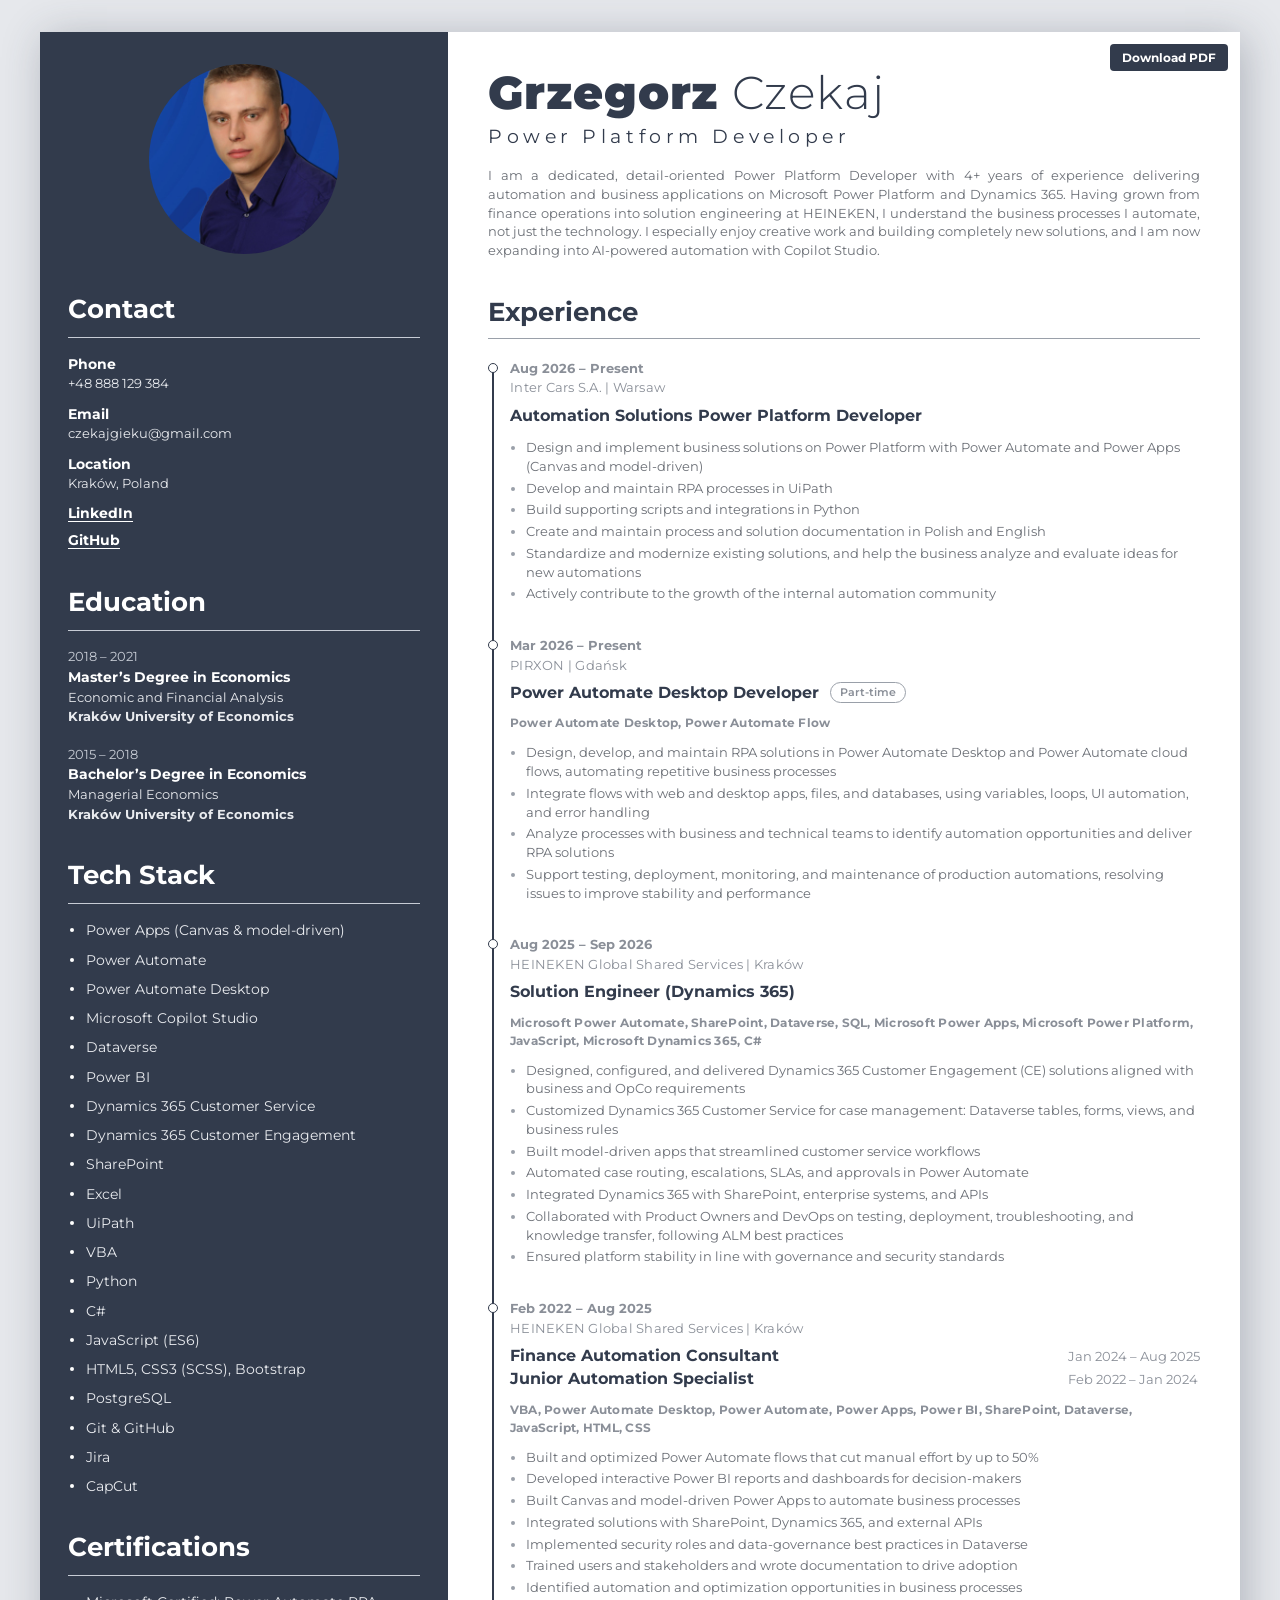
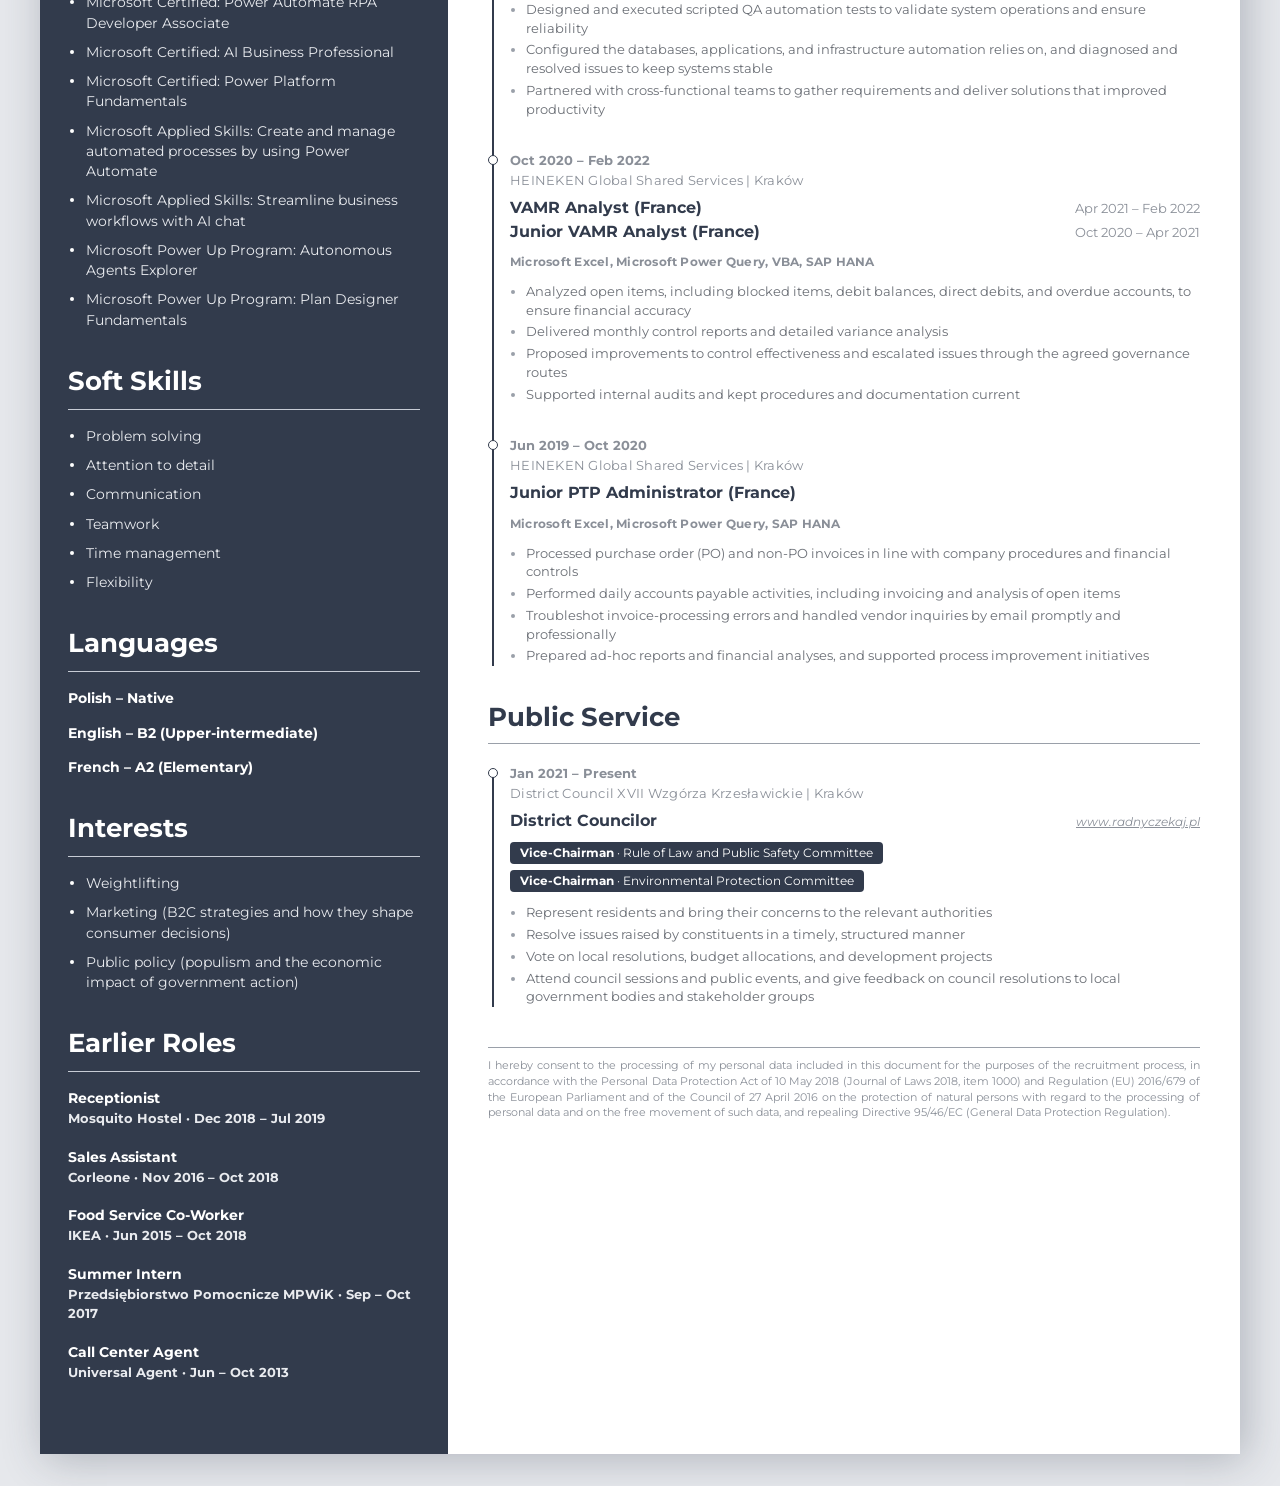
<file: index.html>
<!doctype html>
<html lang="en">
  <head>
    <meta charset="UTF-8" />
    <meta name="viewport" content="width=device-width, initial-scale=1.0" />
    <meta
      name="description"
      content="Grzegorz Czekaj – Power Platform Developer from Kraków. CV / Resume."
    />
    <title>Grzegorz Czekaj – CV</title>
    <link rel="stylesheet" href="style.css" />
  </head>
  <body>
    <main class="cv">
      <!-- ================= SIDEBAR ================= -->
      <aside class="sidebar">
        <img class="photo" src="me.jpeg" alt="Grzegorz Czekaj" />

        <section class="side-section">
          <h2>Contact</h2>
          <dl class="contact">
            <dt>Phone</dt>
            <dd><a href="tel:+48888129384">+48 888 129 384</a></dd>
            <dt>Email</dt>
            <dd>
              <a href="mailto:czekajgieku@gmail.com">czekajgieku@gmail.com</a>
            </dd>
            <dt>Location</dt>
            <dd>Kraków, Poland</dd>
          </dl>
          <p class="links">
            <a
              href="https://www.linkedin.com/in/grzegorzczekaj/"
              target="_blank"
              rel="noopener"
              >LinkedIn</a
            >
            <a href="https://github.com/g4ieku" target="_blank" rel="noopener"
              >GitHub</a
            >
          </p>
        </section>

        <section class="side-section">
          <h2>Education</h2>
          <div class="edu">
            <span class="year">2018 – 2021</span>
            <strong>Master’s Degree in Economics</strong>
            <span class="spec">Economic and Financial Analysis</span>
            <span>Kraków University of Economics</span>
          </div>
          <div class="edu">
            <span class="year">2015 – 2018</span>
            <strong>Bachelor’s Degree in Economics</strong>
            <span class="spec">Managerial Economics</span>
            <span>Kraków University of Economics</span>
          </div>
        </section>

        <section class="side-section">
          <h2>Tech Stack</h2>
          <ul class="dots">
            <li>Power Apps (Canvas &amp; model-driven)</li>
            <li>Power Automate</li>
            <li>Power Automate Desktop</li>
            <li>Microsoft Copilot Studio</li>
            <li>Dataverse</li>
            <li>Power BI</li>
            <li>Dynamics 365 Customer Service</li>
            <li>Dynamics 365 Customer Engagement</li>
            <li>SharePoint</li>
            <li>Excel</li>
            <li>UiPath</li>
            <li>VBA</li>
            <li>Python</li>
            <li>C#</li>
            <li>JavaScript (ES6)</li>
            <li>HTML5, CSS3 (SCSS), Bootstrap</li>
            <li>PostgreSQL</li>
            <li>Git &amp; GitHub</li>
            <li>Jira</li>
            <li>CapCut</li>
          </ul>
        </section>

        <section class="side-section">
          <h2>Certifications</h2>
          <ul class="dots">
            <li>Microsoft Certified: Power Automate RPA Developer Associate</li>
            <li>Microsoft Certified: AI Business Professional</li>
            <li>Microsoft Certified: Power Platform Fundamentals</li>
            <li>
              Microsoft Applied Skills: Create and manage automated processes by
              using Power Automate
            </li>
            <li>
              Microsoft Applied Skills: Streamline business workflows with AI
              chat
            </li>
            <li>Microsoft Power Up Program: Autonomous Agents Explorer</li>
            <li>Microsoft Power Up Program: Plan Designer Fundamentals</li>
          </ul>
        </section>

        <section class="side-section">
          <h2>Soft Skills</h2>
          <ul class="dots">
            <li>Problem solving</li>
            <li>Attention to detail</li>
            <li>Communication</li>
            <li>Teamwork</li>
            <li>Time management</li>
            <li>Flexibility</li>
          </ul>
        </section>

        <section class="side-section">
          <h2>Languages</h2>
          <ul class="langs">
            <li>Polish – Native</li>
            <li>English – B2 (Upper-intermediate)</li>
            <li>French – A2 (Elementary)</li>
          </ul>
        </section>

        <section class="side-section">
          <h2>Interests</h2>
          <ul class="dots">
            <li>Weightlifting</li>
            <li>
              Marketing (B2C strategies and how they shape consumer decisions)
            </li>
            <li>
              Public policy (populism and the economic impact of government
              action)
            </li>
          </ul>
        </section>

        <section class="side-section">
          <h2>Earlier Roles</h2>
          <div class="edu">
            <strong>Receptionist</strong>
            <span>Mosquito Hostel · Dec 2018 – Jul 2019</span>
          </div>
          <div class="edu">
            <strong>Sales Assistant</strong>
            <span>Corleone · Nov 2016 – Oct 2018</span>
          </div>
          <div class="edu">
            <strong>Food Service Co-Worker</strong>
            <span>IKEA · Jun 2015 – Oct 2018</span>
          </div>
          <div class="edu">
            <strong>Summer Intern</strong>
            <span>Przedsiębiorstwo Pomocnicze MPWiK · Sep – Oct 2017</span>
          </div>
          <div class="edu">
            <strong>Call Center Agent</strong>
            <span>Universal Agent · Jun – Oct 2013</span>
          </div>
        </section>
      </aside>

      <!-- ================= MAIN ================= -->
      <div class="main">
        <header class="header">
          <h1>
            <span class="first">Grzegorz</span> <span class="last">Czekaj</span>
          </h1>
          <p class="role-title">Power Platform Developer</p>
          <p class="summary">
            I am a dedicated, detail-oriented Power Platform Developer with 4+
            years of experience delivering automation and business applications
            on Microsoft Power Platform and Dynamics 365. Having grown from
            finance operations into solution engineering at HEINEKEN, I
            understand the business processes I automate, not just the
            technology. I especially enjoy creative work and building completely
            new solutions, and I am now expanding into AI-powered automation
            with Copilot Studio.
          </p>
          <button class="print-btn" type="button" onclick="window.print()">
            Download PDF
          </button>
        </header>

        <section>
          <h2 class="main-heading">Experience</h2>

          <ol class="timeline">
            <li class="entry">
              <p class="period">Aug 2026 – Present</p>
              <p class="company">Inter Cars S.A. | Warsaw</p>
              <h3>Automation Solutions Power Platform Developer</h3>
              <ul class="bullets">
                <li>
                  Design and implement business solutions on Power Platform with
                  Power Automate and Power Apps (Canvas and model-driven)
                </li>
                <li>Develop and maintain RPA processes in UiPath</li>
                <li>Build supporting scripts and integrations in Python</li>
                <li>
                  Create and maintain process and solution documentation in
                  Polish and English
                </li>
                <li>
                  Standardize and modernize existing solutions, and help the
                  business analyze and evaluate ideas for new automations
                </li>
                <li>
                  Actively contribute to the growth of the internal automation
                  community
                </li>
              </ul>
            </li>

            <li class="entry">
              <p class="period">Mar 2026 – Present</p>
              <p class="company">PIRXON | Gdańsk</p>
              <h3>
                Power Automate Desktop Developer
                <span class="pill">Part-time</span>
              </h3>
              <p class="stack">Power Automate Desktop, Power Automate Flow</p>
              <ul class="bullets">
                <li>
                  Design, develop, and maintain RPA solutions in Power Automate
                  Desktop and Power Automate cloud flows, automating repetitive
                  business processes
                </li>
                <li>
                  Integrate flows with web and desktop apps, files, and
                  databases, using variables, loops, UI automation, and error
                  handling
                </li>
                <li>
                  Analyze processes with business and technical teams to
                  identify automation opportunities and deliver RPA solutions
                </li>
                <li>
                  Support testing, deployment, monitoring, and maintenance of
                  production automations, resolving issues to improve stability
                  and performance
                </li>
              </ul>
            </li>

            <li class="entry">
              <p class="period">Aug 2025 – Sep 2026</p>
              <p class="company">HEINEKEN Global Shared Services | Kraków</p>
              <h3>Solution Engineer (Dynamics 365)</h3>
              <p class="stack">
                Microsoft Power Automate, SharePoint, Dataverse, SQL, Microsoft
                Power Apps, Microsoft Power Platform, JavaScript, Microsoft
                Dynamics 365, C#
              </p>
              <ul class="bullets">
                <li>
                  Designed, configured, and delivered Dynamics 365 Customer
                  Engagement (CE) solutions aligned with business and OpCo
                  requirements
                </li>
                <li>
                  Customized Dynamics 365 Customer Service for case management:
                  Dataverse tables, forms, views, and business rules
                </li>
                <li>
                  Built model-driven apps that streamlined customer service
                  workflows
                </li>
                <li>
                  Automated case routing, escalations, SLAs, and approvals in
                  Power Automate
                </li>
                <li>
                  Integrated Dynamics 365 with SharePoint, enterprise systems,
                  and APIs
                </li>
                <li>
                  Collaborated with Product Owners and DevOps on testing,
                  deployment, troubleshooting, and knowledge transfer, following
                  ALM best practices
                </li>
                <li>
                  Ensured platform stability in line with governance and security
                  standards
                </li>
              </ul>
            </li>

            <li class="entry">
              <p class="period">Feb 2022 – Aug 2025</p>
              <p class="company">HEINEKEN Global Shared Services | Kraków</p>
              <div class="multi-role">
                <h3>Finance Automation Consultant</h3>
                <span>Jan 2024 – Aug 2025</span>
                <h3>Junior Automation Specialist</h3>
                <span>Feb 2022 – Jan 2024</span>
              </div>
              <p class="stack">
                VBA, Power Automate Desktop, Power Automate, Power Apps, Power
                BI, SharePoint, Dataverse, JavaScript, HTML, CSS
              </p>
              <ul class="bullets">
                <li>
                  Built and optimized Power Automate flows that cut manual effort
                  by up to 50%
                </li>
                <li>
                  Developed interactive Power BI reports and dashboards for
                  decision-makers
                </li>
                <li>
                  Built Canvas and model-driven Power Apps to automate business
                  processes
                </li>
                <li>
                  Integrated solutions with SharePoint, Dynamics 365, and
                  external APIs
                </li>
                <li>
                  Implemented security roles and data-governance best practices
                  in Dataverse
                </li>
                <li>
                  Trained users and stakeholders and wrote documentation to drive
                  adoption
                </li>
                <li>
                  Identified automation and optimization opportunities in
                  business processes
                </li>
                <li>
                  Designed and executed scripted QA automation tests to validate
                  system operations and ensure reliability
                </li>
                <li>
                  Configured the databases, applications, and infrastructure
                  automation relies on, and diagnosed and resolved issues to keep
                  systems stable
                </li>
                <li>
                  Partnered with cross-functional teams to gather requirements
                  and deliver solutions that improved productivity
                </li>
              </ul>
            </li>

            <li class="entry">
              <p class="period">Oct 2020 – Feb 2022</p>
              <p class="company">HEINEKEN Global Shared Services | Kraków</p>
              <div class="multi-role">
                <h3>VAMR Analyst (France)</h3>
                <span>Apr 2021 – Feb 2022</span>
                <h3>Junior VAMR Analyst (France)</h3>
                <span>Oct 2020 – Apr 2021</span>
              </div>
              <p class="stack">
                Microsoft Excel, Microsoft Power Query, VBA, SAP HANA
              </p>
              <ul class="bullets">
                <li>
                  Analyzed open items, including blocked items, debit balances,
                  direct debits, and overdue accounts, to ensure financial
                  accuracy
                </li>
                <li>
                  Delivered monthly control reports and detailed variance
                  analysis
                </li>
                <li>
                  Proposed improvements to control effectiveness and escalated
                  issues through the agreed governance routes
                </li>
                <li>
                  Supported internal audits and kept procedures and
                  documentation current
                </li>
              </ul>
            </li>

            <li class="entry">
              <p class="period">Jun 2019 – Oct 2020</p>
              <p class="company">HEINEKEN Global Shared Services | Kraków</p>
              <h3>Junior PTP Administrator (France)</h3>
              <p class="stack">
                Microsoft Excel, Microsoft Power Query, SAP HANA
              </p>
              <ul class="bullets">
                <li>
                  Processed purchase order (PO) and non-PO invoices in line with
                  company procedures and financial controls
                </li>
                <li>
                  Performed daily accounts payable activities, including
                  invoicing and analysis of open items
                </li>
                <li>
                  Troubleshot invoice-processing errors and handled vendor
                  inquiries by email promptly and professionally
                </li>
                <li>
                  Prepared ad-hoc reports and financial analyses, and supported
                  process improvement initiatives
                </li>
              </ul>
            </li>
          </ol>
        </section>

        <section class="main-section">
          <h2 class="main-heading">Public Service</h2>

          <ol class="timeline">
            <li class="entry">
              <p class="period">Jan 2021 – Present</p>
              <p class="company">
                District Council XVII Wzgórza Krzesławickie | Kraków
              </p>
              <div class="title-row">
                <h3>District Councilor</h3>
                <a
                  class="site-link"
                  href="https://www.radnyczekaj.pl/"
                  target="_blank"
                  rel="noopener"
                  >www.radnyczekaj.pl</a
                >
              </div>
              <ul class="tags">
                <li>
                  <b>Vice-Chairman</b> · Rule of Law and Public Safety Committee
                </li>
                <li><b>Vice-Chairman</b> · Environmental Protection Committee</li>
              </ul>
              <ul class="bullets">
                <li>
                  Represent residents and bring their concerns to the relevant
                  authorities
                </li>
                <li>
                  Resolve issues raised by constituents in a timely, structured
                  manner
                </li>
                <li>
                  Vote on local resolutions, budget allocations, and development
                  projects
                </li>
                <li>
                  Attend council sessions and public events, and give feedback on
                  council resolutions to local government bodies and stakeholder
                  groups
                </li>
              </ul>
            </li>
          </ol>
        </section>

        <footer class="gdpr">
          <p>
            I hereby consent to the processing of my personal data included in
            this document for the purposes of the recruitment process, in
            accordance with the Personal Data Protection Act of 10 May 2018
            (Journal of Laws 2018, item 1000) and Regulation (EU) 2016/679 of
            the European Parliament and of the Council of 27 April 2016 on the
            protection of natural persons with regard to the processing of
            personal data and on the free movement of such data, and repealing
            Directive 95/46/EC (General Data Protection Regulation).
          </p>
        </footer>
      </div>
    </main>
  </body>
</html>
</file>
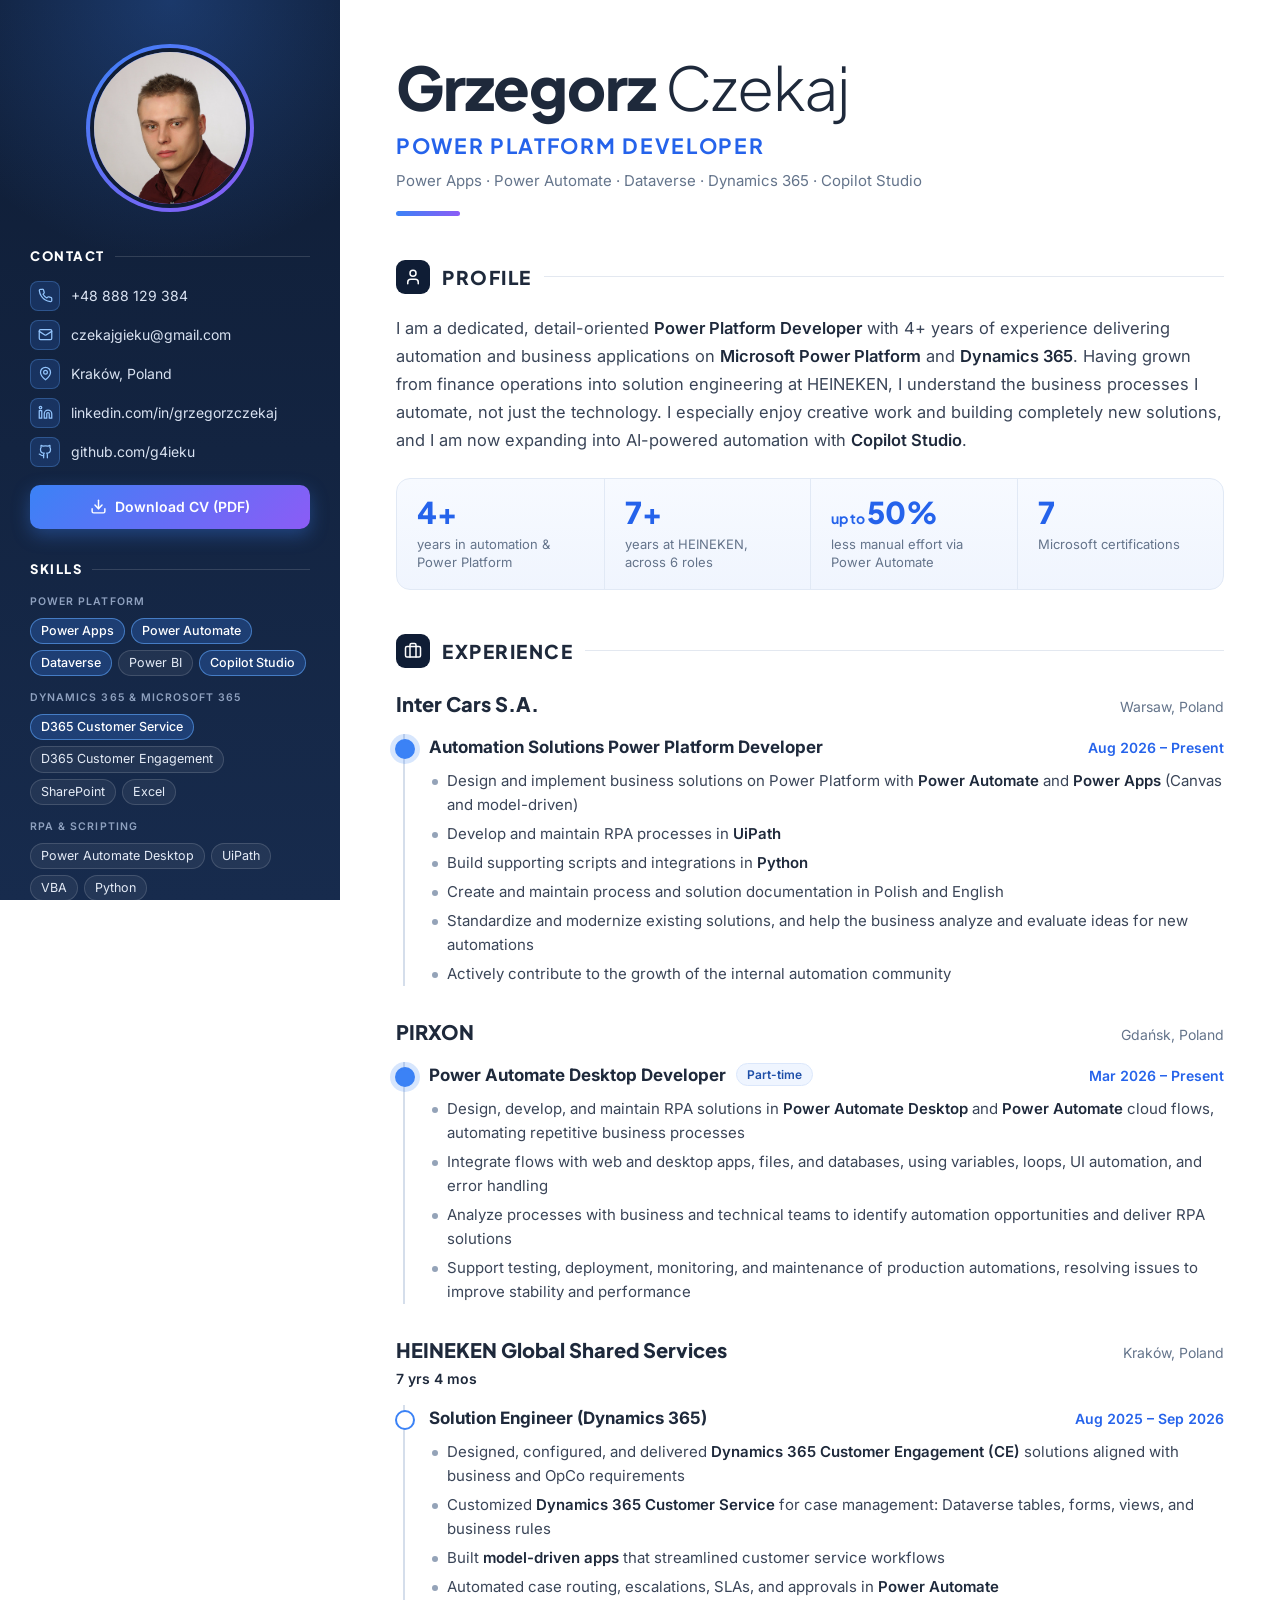
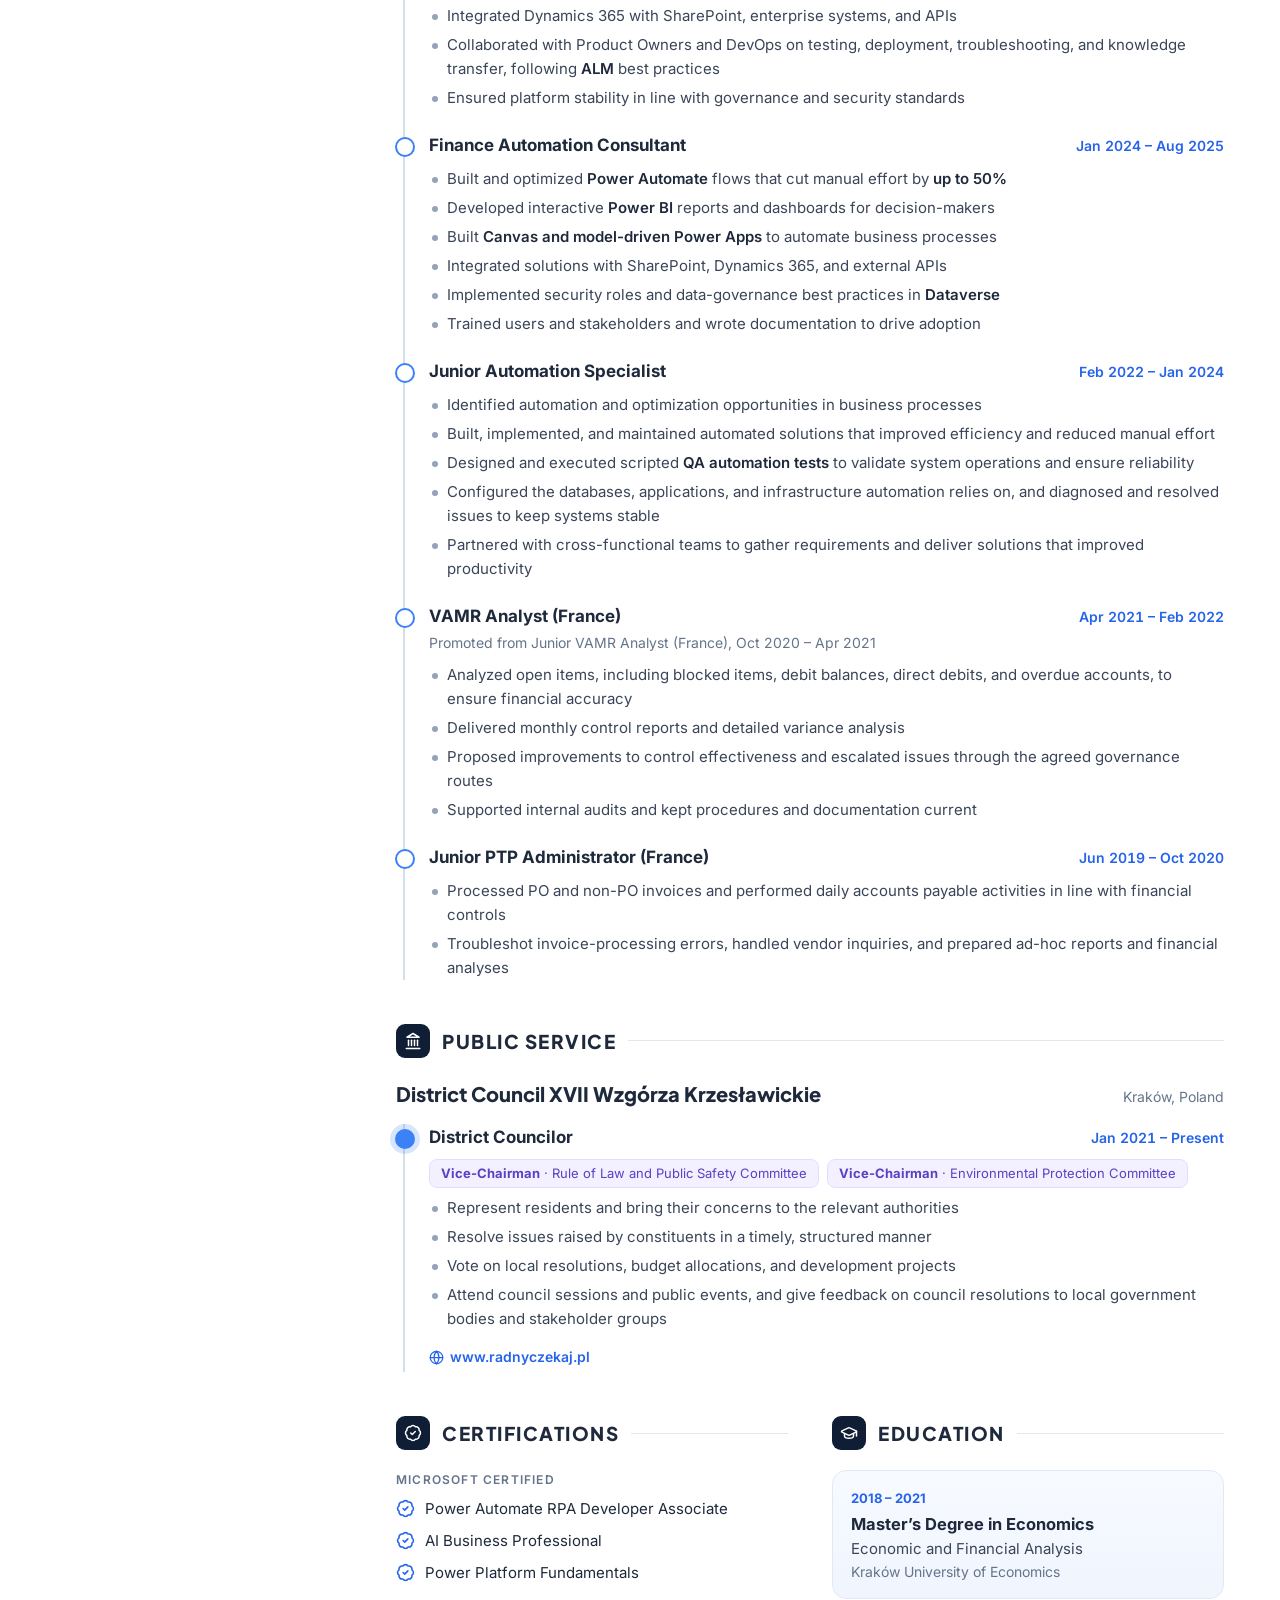
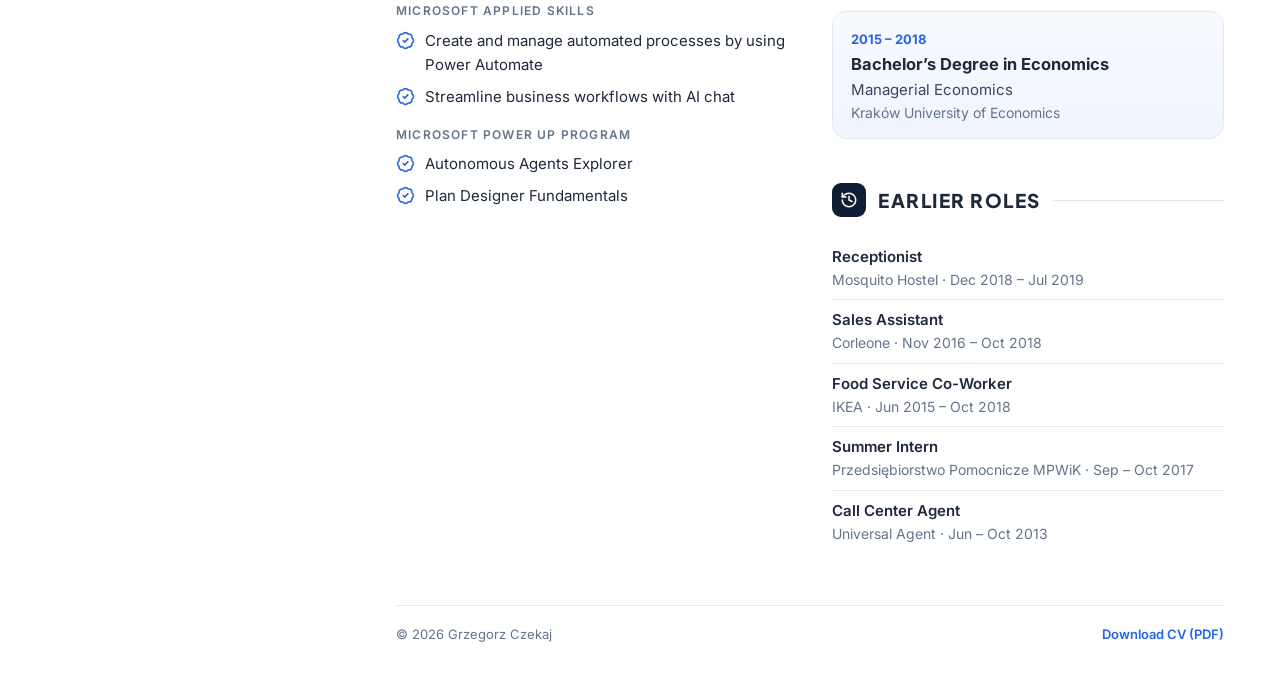
<file: website/index.html>
<!doctype html>
<html lang="en">
<head>
  <meta charset="utf-8">
  <meta name="viewport" content="width=device-width, initial-scale=1">
  <title>Grzegorz Czekaj – Power Platform Developer</title>
  <meta name="description" content="Grzegorz Czekaj – Power Platform Developer from Kraków. Power Apps, Power Automate, Dataverse, Dynamics 365 and Copilot Studio.">
  <meta name="author" content="Grzegorz Czekaj">
  <meta property="og:type" content="profile">
  <meta property="og:title" content="Grzegorz Czekaj – Power Platform Developer">
  <meta property="og:description" content="Automation and business applications on Microsoft Power Platform and Dynamics 365.">
  <meta property="og:image" content="https://g4ieku.github.io/CV/photo.jpg">
  <meta property="og:url" content="https://g4ieku.github.io/CV/">
  <meta name="theme-color" content="#0F1D35">
  <link rel="icon" href="data:image/svg+xml,%3Csvg xmlns='http://www.w3.org/2000/svg' viewBox='0 0 64 64'%3E%3Cdefs%3E%3ClinearGradient id='g' x1='0' y1='0' x2='1' y2='1'%3E%3Cstop offset='0' stop-color='%233B82F6'/%3E%3Cstop offset='1' stop-color='%238B5CF6'/%3E%3C/linearGradient%3E%3C/defs%3E%3Crect width='64' height='64' rx='16' fill='url(%23g)'/%3E%3Ctext x='32' y='42' font-family='Arial,sans-serif' font-size='28' font-weight='700' fill='white' text-anchor='middle'%3EGC%3C/text%3E%3C/svg%3E">
  <link rel="preconnect" href="https://fonts.googleapis.com">
  <link rel="preconnect" href="https://fonts.gstatic.com" crossorigin>
  <link href="https://fonts.googleapis.com/css2?family=Inter:wght@400;500;600;700&family=Plus+Jakarta+Sans:wght@300;700;800&display=swap" rel="stylesheet">
  <link rel="stylesheet" href="style.css">
</head>
<body>

<svg width="0" height="0" style="position:absolute" aria-hidden="true">
  <defs>
    <symbol id="i-phone" viewBox="0 0 24 24"><path d="M22 16.92v3a2 2 0 0 1-2.18 2 19.79 19.79 0 0 1-8.63-3.07 19.5 19.5 0 0 1-6-6 19.79 19.79 0 0 1-3.07-8.67A2 2 0 0 1 4.11 2h3a2 2 0 0 1 2 1.72 12.84 12.84 0 0 0 .7 2.81 2 2 0 0 1-.45 2.11L8.09 9.91a16 16 0 0 0 6 6l1.27-1.27a2 2 0 0 1 2.11-.45 12.84 12.84 0 0 0 2.81.7A2 2 0 0 1 22 16.92z"/></symbol>
    <symbol id="i-mail" viewBox="0 0 24 24"><rect width="20" height="16" x="2" y="4" rx="2"/><path d="m22 7-8.97 5.7a1.94 1.94 0 0 1-2.06 0L2 7"/></symbol>
    <symbol id="i-pin" viewBox="0 0 24 24"><path d="M20 10c0 6-8 12-8 12s-8-6-8-12a8 8 0 0 1 16 0Z"/><circle cx="12" cy="10" r="3"/></symbol>
    <symbol id="i-linkedin" viewBox="0 0 24 24"><path d="M16 8a6 6 0 0 1 6 6v7h-4v-7a2 2 0 0 0-2-2 2 2 0 0 0-2 2v7h-4v-7a6 6 0 0 1 6-6z"/><rect width="4" height="12" x="2" y="9"/><circle cx="4" cy="4" r="2"/></symbol>
    <symbol id="i-github" viewBox="0 0 24 24"><path d="M15 22v-4a4.8 4.8 0 0 0-1-3.5c3 0 6-2 6-5.5.08-1.25-.27-2.48-1-3.5.28-1.15.28-2.35 0-3.5 0 0-1 0-3 1.5-2.64-.5-5.36-.5-8 0C6 2 5 2 5 2c-.3 1.15-.3 2.35 0 3.5A5.403 5.403 0 0 0 4 9c0 3.5 3 5.5 6 5.5-.39.49-.68 1.05-.85 1.65-.17.6-.22 1.23-.15 1.85v4"/><path d="M9 18c-4.51 2-5-2-7-2"/></symbol>
    <symbol id="i-globe" viewBox="0 0 24 24"><circle cx="12" cy="12" r="10"/><path d="M12 2a14.5 14.5 0 0 0 0 20 14.5 14.5 0 0 0 0-20"/><path d="M2 12h20"/></symbol>
    <symbol id="i-download" viewBox="0 0 24 24"><path d="M21 15v4a2 2 0 0 1-2 2H5a2 2 0 0 1-2-2v-4"/><path d="m7 10 5 5 5-5"/><path d="M12 15V3"/></symbol>
    <symbol id="i-user" viewBox="0 0 24 24"><path d="M19 21v-2a4 4 0 0 0-4-4H9a4 4 0 0 0-4 4v2"/><circle cx="12" cy="7" r="4"/></symbol>
    <symbol id="i-briefcase" viewBox="0 0 24 24"><path d="M16 20V4a2 2 0 0 0-2-2h-4a2 2 0 0 0-2 2v16"/><rect width="20" height="14" x="2" y="6" rx="2"/></symbol>
    <symbol id="i-landmark" viewBox="0 0 24 24"><line x1="3" x2="21" y1="22" y2="22"/><line x1="6" x2="6" y1="18" y2="11"/><line x1="10" x2="10" y1="18" y2="11"/><line x1="14" x2="14" y1="18" y2="11"/><line x1="18" x2="18" y1="18" y2="11"/><polygon points="12 2 20 7 4 7"/></symbol>
    <symbol id="i-cap" viewBox="0 0 24 24"><path d="M21.42 10.922a1 1 0 0 0-.019-1.838L12.83 5.18a2 2 0 0 0-1.66 0L2.6 9.08a1 1 0 0 0 0 1.832l8.57 3.908a2 2 0 0 0 1.66 0z"/><path d="M22 10v6"/><path d="M6 12.5V16a6 3 0 0 0 12 0v-3.5"/></symbol>
    <symbol id="i-badge" viewBox="0 0 24 24"><path d="M3.85 8.62a4 4 0 0 1 4.78-4.77 4 4 0 0 1 6.74 0 4 4 0 0 1 4.78 4.78 4 4 0 0 1 0 6.74 4 4 0 0 1-4.77 4.78 4 4 0 0 1-6.75 0 4 4 0 0 1-4.78-4.77 4 4 0 0 1 0-6.76Z"/><path d="m9 12 2 2 4-4"/></symbol>
    <symbol id="i-history" viewBox="0 0 24 24"><path d="M3 12a9 9 0 1 0 9-9 9.75 9.75 0 0 0-6.74 2.74L3 8"/><path d="M3 3v5h5"/><path d="M12 7v5l4 2"/></symbol>
  </defs>
</svg>

<div class="layout">

  <!-- ===================== Sidebar ===================== -->
  <aside class="side">
   <div class="side-top">
    <div class="photo"><img src="photo.jpg" alt="Grzegorz Czekaj" width="387" height="387"></div>

    <section class="sblock">
      <h2>Contact</h2>
      <ul class="contact">
        <li><span class="ic"><svg class="ico"><use href="#i-phone"/></svg></span><a href="tel:+48888129384">+48 888 129 384</a></li>
        <li><span class="ic"><svg class="ico"><use href="#i-mail"/></svg></span><a href="mailto:czekajgieku@gmail.com">czekajgieku@gmail.com</a></li>
        <li><span class="ic"><svg class="ico"><use href="#i-pin"/></svg></span><span>Kraków, Poland</span></li>
        <li><span class="ic"><svg class="ico"><use href="#i-linkedin"/></svg></span><a href="https://www.linkedin.com/in/grzegorzczekaj" target="_blank" rel="noopener">linkedin.com/in/grzegorzczekaj</a></li>
        <li><span class="ic"><svg class="ico"><use href="#i-github"/></svg></span><a href="https://github.com/g4ieku" target="_blank" rel="noopener">github.com/g4ieku</a></li>
      </ul>
      <a class="btn" href="CV-Grzegorz-Czekaj.pdf" download><svg class="ico"><use href="#i-download"/></svg>Download CV (PDF)</a>
    </section>
   </div>

   <div class="side-rest">
    <section class="sblock">
      <h2>Skills</h2>
      <h3>Power Platform</h3>
      <div class="chips"><span class="hi">Power Apps</span><span class="hi">Power Automate</span><span class="hi">Dataverse</span><span>Power BI</span><span class="hi">Copilot Studio</span></div>
      <h3>Dynamics 365 &amp; Microsoft 365</h3>
      <div class="chips"><span class="hi">D365 Customer Service</span><span>D365 Customer Engagement</span><span>SharePoint</span><span>Excel</span></div>
      <h3>RPA &amp; scripting</h3>
      <div class="chips"><span>Power Automate Desktop</span><span>UiPath</span><span>VBA</span><span>Python</span></div>
      <h3>Development</h3>
      <div class="chips"><span>C#</span><span>JavaScript (ES6)</span><span>HTML5</span><span>CSS3 (SCSS)</span><span>Bootstrap</span><span>PostgreSQL</span></div>
      <h3>Tools</h3>
      <div class="chips"><span>Git &amp; GitHub</span><span>Jira</span><span>CapCut</span></div>
    </section>

    <section class="sblock">
      <h2>Languages</h2>
      <div class="lang">
        <div class="row"><b>Polish</b><span>Native</span></div>
        <div class="scale" role="img" aria-label="Native"><i class="on"></i><i class="on"></i><i class="on"></i><i class="on"></i><i class="on"></i><i class="on"></i></div>
      </div>
      <div class="lang">
        <div class="row"><b>English</b><span>B2 · Upper-intermediate</span></div>
        <div class="scale" role="img" aria-label="B2"><i class="on"></i><i class="on"></i><i class="on"></i><i class="on"></i><i></i><i></i></div>
      </div>
      <div class="lang">
        <div class="row"><b>French</b><span>A2 · Elementary</span></div>
        <div class="scale" role="img" aria-label="A2"><i class="on"></i><i class="on"></i><i></i><i></i><i></i><i></i></div>
        <div class="cefr" aria-hidden="true"><span>A1</span><span>A2</span><span>B1</span><span>B2</span><span>C1</span><span>C2</span></div>
      </div>
    </section>

    <section class="sblock">
      <h2>Soft Skills</h2>
      <div class="chips"><span>Problem solving</span><span>Attention to detail</span><span>Communication</span><span>Teamwork</span><span>Time management</span><span>Flexibility</span></div>
    </section>

    <section class="sblock">
      <h2>Interests</h2>
      <div class="sitem"><b>Weightlifting</b></div>
      <div class="sitem"><b>Marketing</b><span>B2C strategies and how they shape consumer decisions</span></div>
      <div class="sitem"><b>Public policy</b><span>Populism and the economic impact of government action</span></div>
    </section>
   </div>
  </aside>

  <!-- ===================== Main ===================== -->
  <main class="main">
    <header class="hero">
      <h1>Grzegorz <span class="ln">Czekaj</span></h1>
      <p class="headline">Power Platform Developer</p>
      <p class="focus">Power Apps · Power Automate · Dataverse · Dynamics 365 · Copilot Studio</p>
      <span class="hero-bar"></span>
    </header>

    <section class="sec" id="profile">
      <h2><span class="badge-ic"><svg class="ico"><use href="#i-user"/></svg></span>Profile</h2>
      <p class="lead">I am a dedicated, detail-oriented <b>Power Platform Developer</b> with 4+ years of experience delivering automation and business applications on <b>Microsoft Power Platform</b> and <b>Dynamics 365</b>. Having grown from finance operations into solution engineering at HEINEKEN, I understand the business processes I automate, not just the technology. I especially enjoy creative work and building completely new solutions, and I am now expanding into AI-powered automation with <b>Copilot Studio</b>.</p>
      <div class="stats">
        <div class="stat"><b>4+</b><span>years in automation &amp; Power Platform</span></div>
        <div class="stat"><b>7+</b><span>years at HEINEKEN, across 6 roles</span></div>
        <div class="stat"><b><small>up to </small>50%</b><span>less manual effort via Power Automate</span></div>
        <div class="stat"><b>7</b><span>Microsoft certifications</span></div>
      </div>
    </section>

    <section class="sec" id="experience">
      <h2><span class="badge-ic"><svg class="ico"><use href="#i-briefcase"/></svg></span>Experience</h2>

      <article class="org">
        <div class="org-head"><h3>Inter Cars S.A.</h3><span class="org-loc">Warsaw, Poland</span></div>
        <div class="roles">
          <div class="role now">
            <div class="role-head"><h4>Automation Solutions Power Platform Developer</h4><span class="date">Aug 2026 – Present</span></div>
            <ul>
              <li>Design and implement business solutions on Power Platform with <b>Power Automate</b> and <b>Power Apps</b> (Canvas and model-driven)</li>
              <li>Develop and maintain RPA processes in <b>UiPath</b></li>
              <li>Build supporting scripts and integrations in <b>Python</b></li>
              <li>Create and maintain process and solution documentation in Polish and English</li>
              <li>Standardize and modernize existing solutions, and help the business analyze and evaluate ideas for new automations</li>
              <li>Actively contribute to the growth of the internal automation community</li>
            </ul>
          </div>
        </div>
      </article>

      <article class="org">
        <div class="org-head"><h3>PIRXON</h3><span class="org-loc">Gdańsk, Poland</span></div>
        <div class="roles">
          <div class="role now">
            <div class="role-head"><h4>Power Automate Desktop Developer <span class="pill">Part-time</span></h4><span class="date">Mar 2026 – Present</span></div>
            <ul>
              <li>Design, develop, and maintain RPA solutions in <b>Power Automate Desktop</b> and <b>Power Automate</b> cloud flows, automating repetitive business processes</li>
              <li>Integrate flows with web and desktop apps, files, and databases, using variables, loops, UI automation, and error handling</li>
              <li>Analyze processes with business and technical teams to identify automation opportunities and deliver RPA solutions</li>
              <li>Support testing, deployment, monitoring, and maintenance of production automations, resolving issues to improve stability and performance</li>
            </ul>
          </div>
        </div>
      </article>

      <article class="org">
        <div class="org-head"><h3>HEINEKEN Global Shared Services</h3><span class="org-loc">Kraków, Poland</span></div>
        <p class="org-sub"><b>7 yrs 4 mos</b></p>
        <div class="roles">
          <div class="role">
            <div class="role-head"><h4>Solution Engineer (Dynamics 365)</h4><span class="date">Aug 2025 – Sep 2026</span></div>
            <ul>
              <li>Designed, configured, and delivered <b>Dynamics 365 Customer Engagement (CE)</b> solutions aligned with business and OpCo requirements</li>
              <li>Customized <b>Dynamics 365 Customer Service</b> for case management: Dataverse tables, forms, views, and business rules</li>
              <li>Built <b>model-driven apps</b> that streamlined customer service workflows</li>
              <li>Automated case routing, escalations, SLAs, and approvals in <b>Power Automate</b></li>
              <li>Integrated Dynamics 365 with SharePoint, enterprise systems, and APIs</li>
              <li>Collaborated with Product Owners and DevOps on testing, deployment, troubleshooting, and knowledge transfer, following <b>ALM</b> best practices</li>
              <li>Ensured platform stability in line with governance and security standards</li>
            </ul>
          </div>
          <div class="role">
            <div class="role-head"><h4>Finance Automation Consultant</h4><span class="date">Jan 2024 – Aug 2025</span></div>
            <ul>
              <li>Built and optimized <b>Power Automate</b> flows that cut manual effort by <b>up to 50%</b></li>
              <li>Developed interactive <b>Power BI</b> reports and dashboards for decision-makers</li>
              <li>Built <b>Canvas and model-driven Power Apps</b> to automate business processes</li>
              <li>Integrated solutions with SharePoint, Dynamics 365, and external APIs</li>
              <li>Implemented security roles and data-governance best practices in <b>Dataverse</b></li>
              <li>Trained users and stakeholders and wrote documentation to drive adoption</li>
            </ul>
          </div>
          <div class="role">
            <div class="role-head"><h4>Junior Automation Specialist</h4><span class="date">Feb 2022 – Jan 2024</span></div>
            <ul>
              <li>Identified automation and optimization opportunities in business processes</li>
              <li>Built, implemented, and maintained automated solutions that improved efficiency and reduced manual effort</li>
              <li>Designed and executed scripted <b>QA automation tests</b> to validate system operations and ensure reliability</li>
              <li>Configured the databases, applications, and infrastructure automation relies on, and diagnosed and resolved issues to keep systems stable</li>
              <li>Partnered with cross-functional teams to gather requirements and deliver solutions that improved productivity</li>
            </ul>
          </div>
          <div class="role">
            <div class="role-head"><h4>VAMR Analyst (France)</h4><span class="date">Apr 2021 – Feb 2022</span></div>
            <p class="role-note">Promoted from Junior VAMR Analyst (France), Oct 2020 – Apr 2021</p>
            <ul>
              <li>Analyzed open items, including blocked items, debit balances, direct debits, and overdue accounts, to ensure financial accuracy</li>
              <li>Delivered monthly control reports and detailed variance analysis</li>
              <li>Proposed improvements to control effectiveness and escalated issues through the agreed governance routes</li>
              <li>Supported internal audits and kept procedures and documentation current</li>
            </ul>
          </div>
          <div class="role">
            <div class="role-head"><h4>Junior PTP Administrator (France)</h4><span class="date">Jun 2019 – Oct 2020</span></div>
            <ul>
              <li>Processed PO and non-PO invoices and performed daily accounts payable activities in line with financial controls</li>
              <li>Troubleshot invoice-processing errors, handled vendor inquiries, and prepared ad-hoc reports and financial analyses</li>
            </ul>
          </div>
        </div>
      </article>
    </section>

    <section class="sec" id="public-service">
      <h2><span class="badge-ic"><svg class="ico"><use href="#i-landmark"/></svg></span>Public Service</h2>
      <article class="org">
        <div class="org-head"><h3>District Council XVII Wzgórza Krzesławickie</h3><span class="org-loc">Kraków, Poland</span></div>
        <div class="roles">
          <div class="role now">
            <div class="role-head"><h4>District Councilor</h4><span class="date">Jan 2021 – Present</span></div>
            <div class="tags">
              <span class="tag"><b>Vice-Chairman</b> · Rule of Law and Public Safety Committee</span>
              <span class="tag"><b>Vice-Chairman</b> · Environmental Protection Committee</span>
            </div>
            <ul>
              <li>Represent residents and bring their concerns to the relevant authorities</li>
              <li>Resolve issues raised by constituents in a timely, structured manner</li>
              <li>Vote on local resolutions, budget allocations, and development projects</li>
              <li>Attend council sessions and public events, and give feedback on council resolutions to local government bodies and stakeholder groups</li>
            </ul>
            <a class="link" href="https://www.radnyczekaj.pl/" target="_blank" rel="noopener"><svg class="ico"><use href="#i-globe"/></svg>www.radnyczekaj.pl</a>
          </div>
        </div>
      </article>
    </section>

    <div class="two-col">
      <section class="sec" id="certifications">
        <h2><span class="badge-ic"><svg class="ico"><use href="#i-badge"/></svg></span>Certifications</h2>
        <h3 class="group">Microsoft Certified</h3>
        <ul class="certs">
          <li><svg class="ico"><use href="#i-badge"/></svg>Power Automate RPA Developer Associate</li>
          <li><svg class="ico"><use href="#i-badge"/></svg>AI Business Professional</li>
          <li><svg class="ico"><use href="#i-badge"/></svg>Power Platform Fundamentals</li>
        </ul>
        <h3 class="group">Microsoft Applied Skills</h3>
        <ul class="certs">
          <li><svg class="ico"><use href="#i-badge"/></svg>Create and manage automated processes by using Power Automate</li>
          <li><svg class="ico"><use href="#i-badge"/></svg>Streamline business workflows with AI chat</li>
        </ul>
        <h3 class="group">Microsoft Power Up Program</h3>
        <ul class="certs">
          <li><svg class="ico"><use href="#i-badge"/></svg>Autonomous Agents Explorer</li>
          <li><svg class="ico"><use href="#i-badge"/></svg>Plan Designer Fundamentals</li>
        </ul>
      </section>

      <div>
        <section class="sec" id="education">
          <h2><span class="badge-ic"><svg class="ico"><use href="#i-cap"/></svg></span>Education</h2>
          <div class="card">
            <span class="yr">2018 – 2021</span>
            <h3>Master’s Degree in Economics</h3>
            <p>Economic and Financial Analysis</p>
            <p class="muted">Kraków University of Economics</p>
          </div>
          <div class="card">
            <span class="yr">2015 – 2018</span>
            <h3>Bachelor’s Degree in Economics</h3>
            <p>Managerial Economics</p>
            <p class="muted">Kraków University of Economics</p>
          </div>
        </section>

        <section class="sec" id="earlier">
          <h2><span class="badge-ic"><svg class="ico"><use href="#i-history"/></svg></span>Earlier Roles</h2>
          <ul class="earlier">
            <li><b>Receptionist</b><span>Mosquito Hostel · Dec 2018 – Jul 2019</span></li>
            <li><b>Sales Assistant</b><span>Corleone · Nov 2016 – Oct 2018</span></li>
            <li><b>Food Service Co-Worker</b><span>IKEA · Jun 2015 – Oct 2018</span></li>
            <li><b>Summer Intern</b><span>Przedsiębiorstwo Pomocnicze MPWiK · Sep – Oct 2017</span></li>
            <li><b>Call Center Agent</b><span>Universal Agent · Jun – Oct 2013</span></li>
          </ul>
        </section>
      </div>
    </div>

    <footer class="foot">
      <span>© 2026 Grzegorz Czekaj</span>
      <a href="CV-Grzegorz-Czekaj.pdf" download>Download CV (PDF)</a>
    </footer>
  </main>
</div>

</body>
</html>
</file>
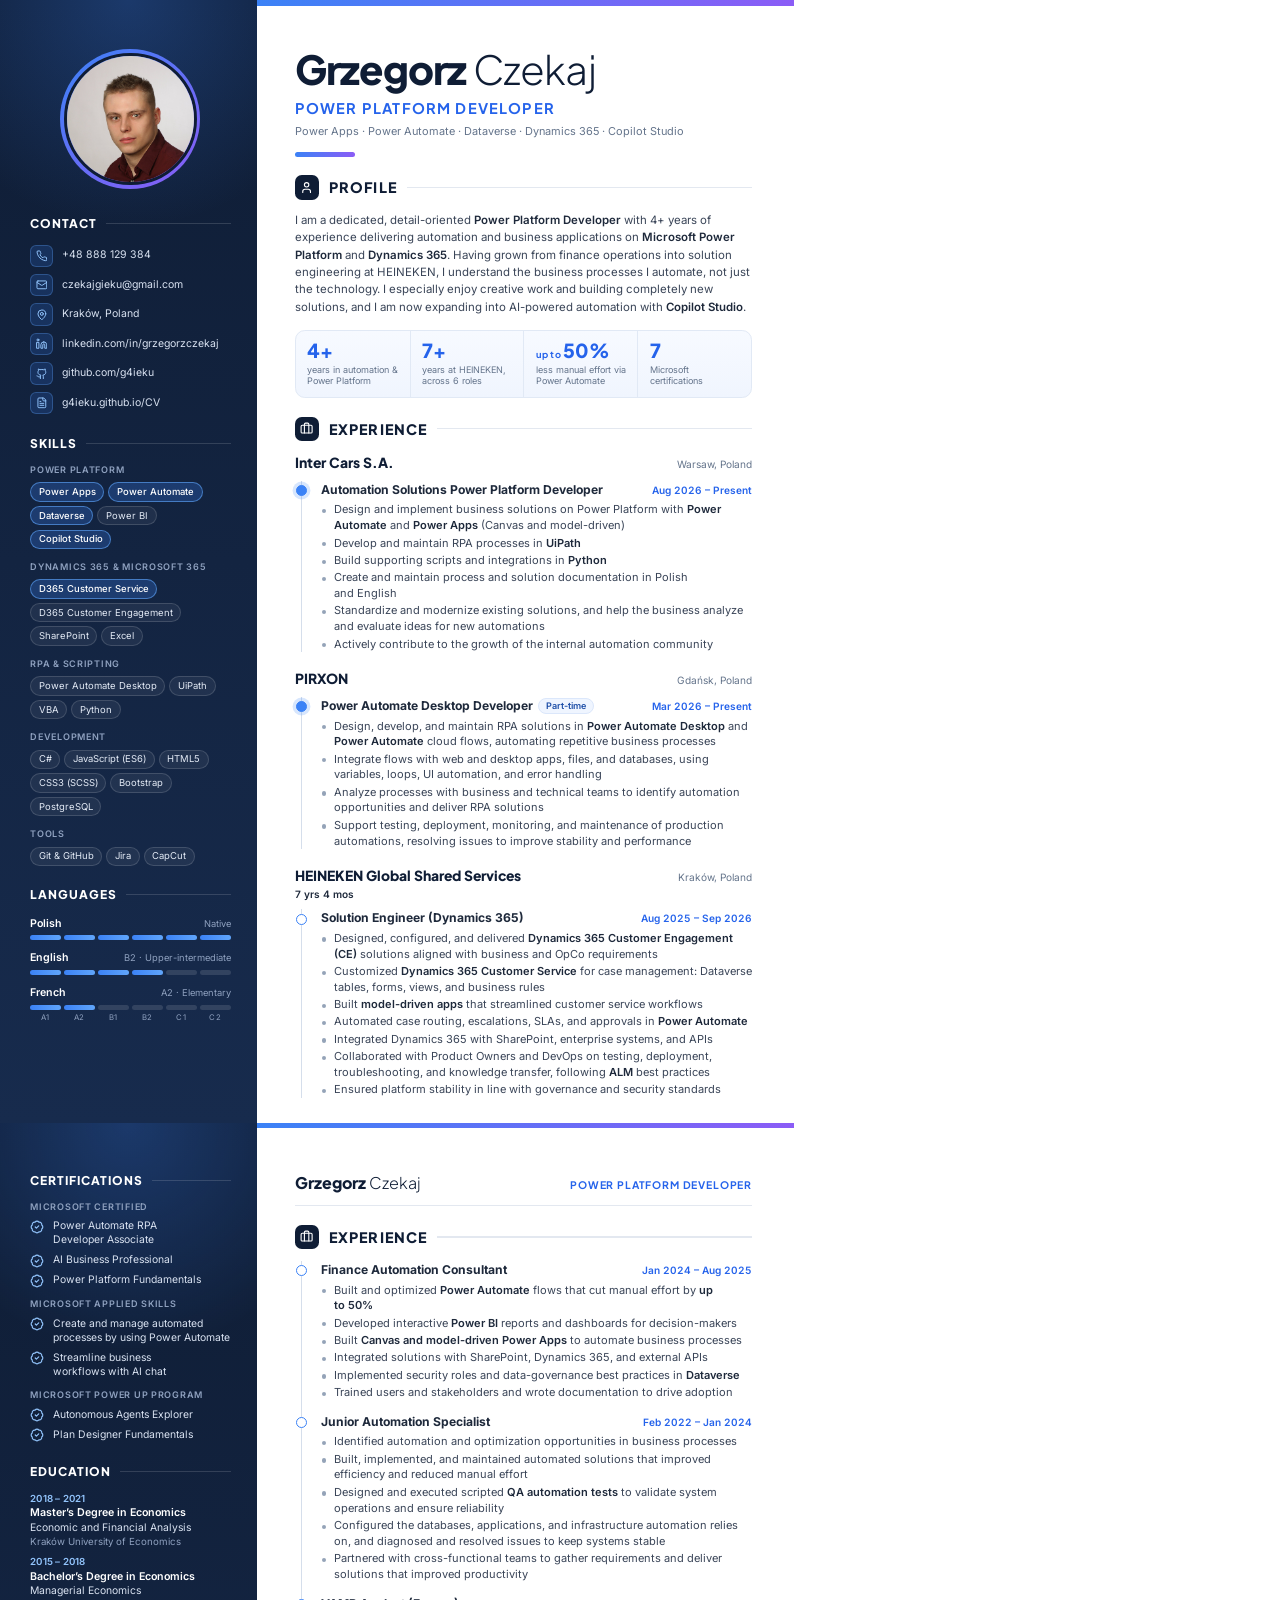
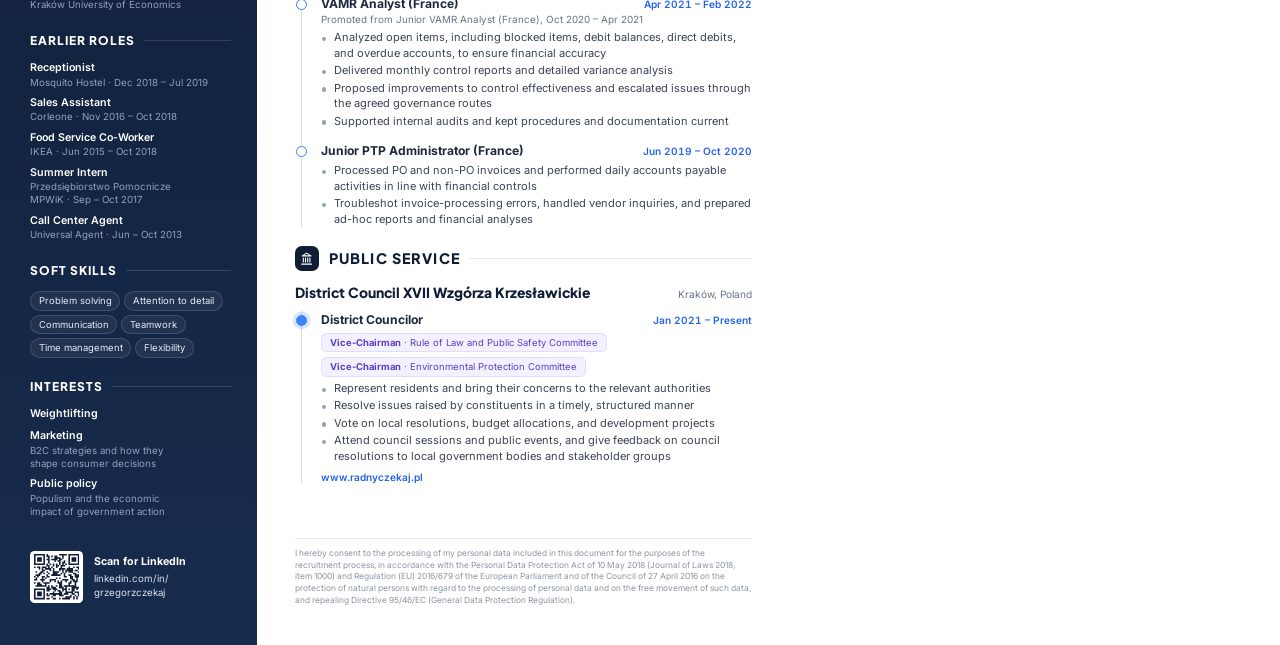
<file: source/cv.html>
<!doctype html>
<html lang="en">
<head>
<meta charset="utf-8">
<title>Grzegorz Czekaj – CV – Power Platform Developer</title>
<style>
  /* Static TrueType files (not variable fonts) so Chrome embeds real fonts in the PDF. */
  @font-face { font-family: 'Inter'; font-weight: 400; src: url('fonts/Inter-400.ttf') format('truetype'); }
  @font-face { font-family: 'Inter'; font-weight: 500; src: url('fonts/Inter-500.ttf') format('truetype'); }
  @font-face { font-family: 'Inter'; font-weight: 600; src: url('fonts/Inter-600.ttf') format('truetype'); }
  @font-face { font-family: 'Inter'; font-weight: 700; src: url('fonts/Inter-700.ttf') format('truetype'); }
  @font-face { font-family: 'Plus Jakarta Sans'; font-weight: 300; src: url('fonts/PlusJakartaSans-300.ttf') format('truetype'); }
  @font-face { font-family: 'Plus Jakarta Sans'; font-weight: 700; src: url('fonts/PlusJakartaSans-700.ttf') format('truetype'); }
  @font-face { font-family: 'Plus Jakarta Sans'; font-weight: 800; src: url('fonts/PlusJakartaSans-800.ttf') format('truetype'); }

  @page { size: A4; margin: 0; }

  :root {
    --ink: #0F1D35;
    --ink-2: #172B4D;
    --accent: #3B82F6;
    --accent-strong: #2563EB;
    --accent-2: #8B5CF6;
    --accent-soft: #EFF5FF;
    --text: #1E293B;
    --body: #3A4558;
    --muted: #64748B;
    --line: #E3E8F0;
    --side-text: #D9E2F1;
    --side-muted: #8FA1BF;
    --side-line: rgba(255, 255, 255, .14);
  }

  * { box-sizing: border-box; margin: 0; padding: 0; }
  html, body { -webkit-print-color-adjust: exact; print-color-adjust: exact; }
  body {
    font-family: 'Inter', system-ui, sans-serif;
    font-size: 8.3pt;
    line-height: 1.42;
    color: var(--body);
    background: #fff;
  }
  a { color: inherit; text-decoration: none; }
  .ico { fill: none; stroke: currentColor; stroke-width: 2; stroke-linecap: round; stroke-linejoin: round; }

  /* ---------- page frame: every column is exactly one A4 page tall ---------- */
  .page {
    width: 210mm; height: 297mm;
    display: grid; grid-template-columns: 68mm 1fr; grid-template-rows: 100%;
    position: relative; overflow: hidden;
    break-after: page;
  }
  .page:last-of-type { break-after: auto; }
  .page::before {
    content: ""; position: absolute; top: 0; left: 68mm; right: 0; height: 1.5mm;
    background: linear-gradient(90deg, var(--accent), var(--accent-2));
  }
  .side {
    grid-column: 1; grid-row: 1; min-height: 0;
    display: flex; flex-direction: column;
    padding: 13mm 7mm 11mm 8mm;
    color: var(--side-text);
    background:
      radial-gradient(circle at 50% 0%, rgba(59, 130, 246, .28), transparent 60mm),
      linear-gradient(180deg, var(--ink) 0%, var(--ink-2) 100%);
  }
  .main {
    grid-column: 2; grid-row: 1; min-height: 0;
    display: flex; flex-direction: column;
    padding: 13mm 11mm 10mm 10mm;
  }
  .push { margin-top: auto; }

  /* ---------- sidebar ---------- */
  .photo {
    width: 37mm; height: 37mm; margin: 0 auto 7mm;
    border-radius: 50%; padding: 1mm;
    background: linear-gradient(140deg, var(--accent), var(--accent-2));
  }
  .photo img {
    width: 100%; height: 100%; display: block;
    border-radius: 50%; object-fit: cover;
    border: 1mm solid var(--ink);
  }
  .sblock { margin-bottom: 5.4mm; }
  .sblock:last-child { margin-bottom: 0; }
  .sblock h3 {
    display: flex; align-items: center; gap: 2.5mm;
    font-family: 'Plus Jakarta Sans', sans-serif; font-weight: 800;
    font-size: 9pt; letter-spacing: .08em; text-transform: uppercase;
    color: #fff; margin-bottom: 3.2mm;
  }
  .sblock h3::after { content: ""; flex: 1; height: 1px; background: var(--side-line); }
  .side h4 {
    font-size: 6.8pt; font-weight: 600; letter-spacing: .08em; text-transform: uppercase;
    color: var(--side-muted); margin-bottom: 1.5mm;
  }

  .contact { list-style: none; }
  .contact li {
    display: flex; align-items: center; gap: 2.5mm;
    margin-bottom: 1.9mm; font-size: 7.9pt;
  }
  .contact li:last-child { margin-bottom: 0; }
  .contact .ic {
    flex: none; width: 5.9mm; height: 5.9mm; border-radius: 1.6mm;
    display: grid; place-items: center;
    background: rgba(59, 130, 246, .18); border: 1px solid rgba(96, 165, 250, .3);
    color: #93C5FD;
  }
  .contact .ic svg { width: 3.1mm; height: 3.1mm; }

  .sk { margin-bottom: 3.1mm; }
  .sk:last-child { margin-bottom: 0; }
  .chips { display: flex; flex-wrap: wrap; gap: 1.1mm; }
  .chips span {
    font-size: 7.1pt; line-height: 1.25; white-space: nowrap;
    padding: .75mm 2mm; border-radius: 99px;
    background: rgba(255, 255, 255, .06); border: 1px solid rgba(255, 255, 255, .14);
    color: #E5ECF7;
  }
  .chips span.hi {
    background: rgba(59, 130, 246, .26); border-color: rgba(96, 165, 250, .6);
    color: #fff; font-weight: 500;
  }

  .lang { margin-bottom: 2.6mm; }
  .lang:last-child { margin-bottom: 0; }
  .lang .row { display: flex; justify-content: space-between; align-items: baseline; font-size: 8pt; }
  .lang .row b { color: #fff; font-weight: 600; }
  .lang .row span { font-size: 7pt; color: var(--side-muted); }
  .scale { display: grid; grid-template-columns: repeat(6, 1fr); gap: .9mm; margin-top: 1.2mm; }
  .scale i { height: 1.4mm; border-radius: 1mm; background: rgba(255, 255, 255, .12); }
  .scale i.on { background: linear-gradient(90deg, #3B82F6, #60A5FA); }
  .cefr {
    display: grid; grid-template-columns: repeat(6, 1fr); gap: .9mm; margin-top: .9mm;
    font-size: 5.8pt; letter-spacing: .06em; text-align: center; color: var(--side-muted);
  }

  .cgroup { margin-bottom: 2.8mm; }
  .cgroup:last-child { margin-bottom: 0; }
  .cert { display: flex; gap: 2.2mm; align-items: flex-start; margin-bottom: 1.5mm; font-size: 7.8pt; line-height: 1.36; }
  .cert:last-child { margin-bottom: 0; }
  .cert svg { flex: none; width: 3.7mm; height: 3.7mm; margin-top: .1mm; color: #93C5FD; }

  .sitem { margin-bottom: 1.9mm; font-size: 7.8pt; line-height: 1.36; }
  .sitem:last-child { margin-bottom: 0; }
  .sitem b { display: block; color: #fff; font-weight: 600; font-size: 8pt; }
  .sitem span { display: block; color: var(--side-text); }
  .sitem .meta { color: var(--side-muted); font-size: 7.3pt; }
  .sitem .yr { color: #93C5FD; font-weight: 600; font-size: 7.3pt; letter-spacing: .02em; margin-bottom: .3mm; }

  /* ---------- main column ---------- */
  /* Text containers stay unpositioned so the PDF text layer follows DOM order (ATS-friendly). */
  .hero-bar {
    display: block; width: 16mm; height: 1.1mm; margin-top: 3.3mm; border-radius: 1mm;
    background: linear-gradient(90deg, var(--accent), var(--accent-2));
  }
  .hero h1 {
    font-family: 'Plus Jakarta Sans', sans-serif; font-weight: 800;
    font-size: 30pt; line-height: 1.02; letter-spacing: -.02em; color: var(--ink);
  }
  .hero h1 .ln { font-weight: 300; }
  .hero .headline {
    margin-top: 2.2mm;
    font-family: 'Plus Jakarta Sans', sans-serif; font-weight: 700;
    font-size: 11pt; letter-spacing: .08em; text-transform: uppercase;
    color: var(--accent-strong);
  }
  .hero .focus { margin-top: 1.4mm; font-size: 8.2pt; color: var(--muted); }

  .running {
    display: flex; justify-content: space-between; align-items: baseline;
    padding-bottom: 2.8mm; border-bottom: 1px solid var(--line);
  }
  .running .nm { font-family: 'Plus Jakarta Sans', sans-serif; font-weight: 800; font-size: 12pt; color: var(--ink); }
  .running .nm span { font-weight: 300; }
  .running .rl {
    font-family: 'Plus Jakarta Sans', sans-serif; font-weight: 700;
    font-size: 7.8pt; letter-spacing: .08em; text-transform: uppercase; color: var(--accent-strong);
  }

  .sec { margin-top: 5mm; }
  .sec > h2 {
    display: flex; align-items: center; gap: 2.6mm; margin-bottom: 3.2mm;
    font-family: 'Plus Jakarta Sans', sans-serif; font-weight: 800;
    font-size: 10.8pt; letter-spacing: .08em; text-transform: uppercase; color: var(--ink);
  }
  .sec > h2::after { content: ""; flex: 1; height: 1.2px; background: var(--line); }
  .sec > h2 .badge-ic {
    flex: none; width: 6.4mm; height: 6.4mm; border-radius: 1.8mm;
    display: grid; place-items: center;
    background: var(--ink); color: #fff;
  }
  .sec > h2 .badge-ic svg { width: 3.5mm; height: 3.5mm; }

  .profile p { font-size: 8.6pt; line-height: 1.52; }
  .profile p b { color: var(--text); font-weight: 600; }

  .stats {
    display: grid; grid-template-columns: repeat(4, 1fr); margin-top: 3.6mm;
    border: 1px solid #E1E9F5; border-radius: 2.6mm; overflow: hidden;
    background: linear-gradient(180deg, #F7FAFF, #F0F5FE);
  }
  .stat { padding: 2.4mm 3mm 2.6mm; }
  .stat + .stat { border-left: 1px solid #E1E9F5; }
  .stat b {
    display: block;
    font-family: 'Plus Jakarta Sans', sans-serif; font-weight: 800;
    font-size: 14.5pt; line-height: 1.05; color: var(--accent-strong);
  }
  .stat b small { font-size: 7pt; font-weight: 700; letter-spacing: .02em; }
  .stat span { display: block; margin-top: .9mm; font-size: 6.8pt; line-height: 1.3; color: var(--muted); }

  .org { margin-bottom: 4.4mm; }
  .org:last-child { margin-bottom: 0; }
  .org-head { display: flex; justify-content: space-between; align-items: baseline; gap: 4mm; }
  .org-name { font-family: 'Plus Jakarta Sans', sans-serif; font-weight: 800; font-size: 10.4pt; color: var(--ink); }
  .org-loc { font-size: 7.6pt; color: var(--muted); white-space: nowrap; }
  .org-sub { margin-top: .3mm; font-size: 7.6pt; color: var(--muted); }
  .org-sub b { color: var(--text); font-weight: 600; }

  .roles { margin-top: 2.2mm; margin-left: 1.6mm; padding-left: 5mm; border-left: 1.3px solid #D5DEEB; }
  .roles:first-child { margin-top: 0; }
  .role { margin-bottom: 3.2mm; }
  .role:last-child { margin-bottom: 0; }
  .role::before {
    /* timeline node: a float pulled into the gutter, centred on the 1.3px rail */
    content: ""; float: left; box-sizing: border-box;
    width: 2.9mm; height: 2.9mm; border-radius: 50%;
    margin: 1.1mm 0 0 calc(-5mm - .65px - 1.45mm);
    background: #fff; border: 1.3px solid var(--accent);
  }
  .role.now::before { background: var(--accent); box-shadow: 0 0 0 .9mm rgba(59, 130, 246, .2); }
  .role-head { display: flex; justify-content: space-between; align-items: baseline; gap: 3mm; }
  .role-title { font-weight: 700; font-size: 9.1pt; color: var(--text); }
  .pill {
    display: inline-block; margin-left: .6mm; padding: .2mm 1.8mm; border-radius: 99px;
    font-size: 6.8pt; font-weight: 600; vertical-align: 1px;
    background: var(--accent-soft); color: #1E4FA8; border: 1px solid #DBE7FB;
  }
  .date {
    font-size: 7.6pt; font-weight: 600; color: var(--accent-strong);
    white-space: nowrap; font-variant-numeric: tabular-nums;
  }
  .role-note { margin-top: .1mm; font-size: 7.4pt; color: var(--muted); }
  .role ul { list-style: none; margin-top: 1.1mm; }
  .role li { padding-left: 3.4mm; margin-bottom: .45mm; }
  .role li:last-child { margin-bottom: 0; }
  .role li::before {
    content: ""; float: left;
    width: 1.1mm; height: 1.1mm; border-radius: 50%; background: #94A3B8;
    margin: 1.75mm 0 0 -3mm;
  }
  .role li b { color: var(--text); font-weight: 600; }

  .tags { display: flex; flex-wrap: wrap; gap: 1.3mm; margin-top: 1.3mm; }
  .tag {
    font-size: 7.1pt; padding: .55mm 2.1mm; border-radius: 1.4mm;
    background: #F3F0FF; color: #5B3FC4; border: 1px solid #E4DCFF;
  }
  .tag b { font-weight: 700; }
  .link { margin-top: 1.3mm; font-size: 7.6pt; font-weight: 600; color: var(--accent-strong); }

  .qr { display: flex; align-items: center; gap: 3mm; }
  .qr .code { flex: none; width: 14mm; height: 14mm; padding: 1mm; border-radius: 1.2mm; background: #fff; }
  .qr .code svg { width: 100%; height: 100%; display: block; }
  .qr .txt { font-size: 7.3pt; line-height: 1.38; color: var(--side-text); }
  .qr .txt b { display: block; margin-bottom: .6mm; font-size: 8pt; color: #fff; }

  .gdpr {
    padding-top: 2.4mm; border-top: 1px solid var(--line);
    font-size: 6.3pt; line-height: 1.42; color: #8B95A7;
  }

  /* keep wrapped lines from ending on a lonely word */
  .main li, .profile p, .org-sub { text-wrap: pretty; }
  .cert span, .sitem span { text-wrap: balance; }
</style>
</head>
<body>

<svg width="0" height="0" style="position:absolute" aria-hidden="true">
  <defs>
    <symbol id="i-phone" viewBox="0 0 24 24"><path d="M22 16.92v3a2 2 0 0 1-2.18 2 19.79 19.79 0 0 1-8.63-3.07 19.5 19.5 0 0 1-6-6 19.79 19.79 0 0 1-3.07-8.67A2 2 0 0 1 4.11 2h3a2 2 0 0 1 2 1.72 12.84 12.84 0 0 0 .7 2.81 2 2 0 0 1-.45 2.11L8.09 9.91a16 16 0 0 0 6 6l1.27-1.27a2 2 0 0 1 2.11-.45 12.84 12.84 0 0 0 2.81.7A2 2 0 0 1 22 16.92z"/></symbol>
    <symbol id="i-mail" viewBox="0 0 24 24"><rect width="20" height="16" x="2" y="4" rx="2"/><path d="m22 7-8.97 5.7a1.94 1.94 0 0 1-2.06 0L2 7"/></symbol>
    <symbol id="i-pin" viewBox="0 0 24 24"><path d="M20 10c0 6-8 12-8 12s-8-6-8-12a8 8 0 0 1 16 0Z"/><circle cx="12" cy="10" r="3"/></symbol>
    <symbol id="i-linkedin" viewBox="0 0 24 24"><path d="M16 8a6 6 0 0 1 6 6v7h-4v-7a2 2 0 0 0-2-2 2 2 0 0 0-2 2v7h-4v-7a6 6 0 0 1 6-6z"/><rect width="4" height="12" x="2" y="9"/><circle cx="4" cy="4" r="2"/></symbol>
    <symbol id="i-github" viewBox="0 0 24 24"><path d="M15 22v-4a4.8 4.8 0 0 0-1-3.5c3 0 6-2 6-5.5.08-1.25-.27-2.48-1-3.5.28-1.15.28-2.35 0-3.5 0 0-1 0-3 1.5-2.64-.5-5.36-.5-8 0C6 2 5 2 5 2c-.3 1.15-.3 2.35 0 3.5A5.403 5.403 0 0 0 4 9c0 3.5 3 5.5 6 5.5-.39.49-.68 1.05-.85 1.65-.17.6-.22 1.23-.15 1.85v4"/><path d="M9 18c-4.51 2-5-2-7-2"/></symbol>
    <symbol id="i-file" viewBox="0 0 24 24"><path d="M15 2H6a2 2 0 0 0-2 2v16a2 2 0 0 0 2 2h12a2 2 0 0 0 2-2V7Z"/><path d="M14 2v4a2 2 0 0 0 2 2h4"/><path d="M10 9H8"/><path d="M16 13H8"/><path d="M16 17H8"/></symbol>
    <symbol id="i-user" viewBox="0 0 24 24"><path d="M19 21v-2a4 4 0 0 0-4-4H9a4 4 0 0 0-4 4v2"/><circle cx="12" cy="7" r="4"/></symbol>
    <symbol id="i-briefcase" viewBox="0 0 24 24"><path d="M16 20V4a2 2 0 0 0-2-2h-4a2 2 0 0 0-2 2v16"/><rect width="20" height="14" x="2" y="6" rx="2"/></symbol>
    <symbol id="i-landmark" viewBox="0 0 24 24"><line x1="3" x2="21" y1="22" y2="22"/><line x1="6" x2="6" y1="18" y2="11"/><line x1="10" x2="10" y1="18" y2="11"/><line x1="14" x2="14" y1="18" y2="11"/><line x1="18" x2="18" y1="18" y2="11"/><polygon points="12 2 20 7 4 7"/></symbol>
    <symbol id="i-cap" viewBox="0 0 24 24"><path d="M21.42 10.922a1 1 0 0 0-.019-1.838L12.83 5.18a2 2 0 0 0-1.66 0L2.6 9.08a1 1 0 0 0 0 1.832l8.57 3.908a2 2 0 0 0 1.66 0z"/><path d="M22 10v6"/><path d="M6 12.5V16a6 3 0 0 0 12 0v-3.5"/></symbol>
    <symbol id="i-badge" viewBox="0 0 24 24"><path d="M3.85 8.62a4 4 0 0 1 4.78-4.77 4 4 0 0 1 6.74 0 4 4 0 0 1 4.78 4.78 4 4 0 0 1 0 6.74 4 4 0 0 1-4.77 4.78 4 4 0 0 1-6.75 0 4 4 0 0 1-4.78-4.77 4 4 0 0 1 0-6.76Z"/><path d="m9 12 2 2 4-4"/></symbol>
  </defs>
</svg>

<!-- ======================= PAGE 1 ======================= -->
<section class="page">
  <main class="main">
    <header class="hero">
      <h1>Grzegorz <span class="ln">Czekaj</span></h1>
      <div class="headline">Power Platform Developer</div>
      <div class="focus">Power Apps · Power Automate · Dataverse · Dynamics 365 · Copilot Studio</div>
      <span class="hero-bar"></span>
    </header>

    <section class="sec profile">
      <h2><span class="badge-ic"><svg class="ico"><use href="#i-user"/></svg></span>Profile</h2>
      <p>I am a dedicated, detail-oriented <b>Power Platform Developer</b> with 4+ years of experience delivering automation and business applications on <b>Microsoft Power Platform</b> and <b>Dynamics 365</b>. Having grown from finance operations into solution engineering at HEINEKEN, I understand the business processes I automate, not just the technology. I especially enjoy creative work and building completely new solutions, and I am now expanding into AI-powered automation with <b>Copilot Studio</b>.</p>
      <div class="stats">
        <div class="stat"><b>4+</b><span>years in automation &amp; Power Platform</span></div>
        <div class="stat"><b>7+</b><span>years at HEINEKEN, across 6 roles</span></div>
        <div class="stat"><b><small>up to </small>50%</b><span>less manual effort via Power Automate</span></div>
        <div class="stat"><b>7</b><span>Microsoft certifications</span></div>
      </div>
    </section>

    <section class="sec">
      <h2><span class="badge-ic"><svg class="ico"><use href="#i-briefcase"/></svg></span>Experience</h2>

      <div class="org">
        <div class="org-head">
          <div class="org-name">Inter Cars S.A.</div>
          <div class="org-loc">Warsaw, Poland</div>
        </div>
        <div class="roles">
          <div class="role now">
            <div class="role-head">
              <span class="role-title">Automation Solutions Power Platform Developer</span>
              <span class="date">Aug 2026 – Present</span>
            </div>
            <ul>
              <li>Design and implement business solutions on Power Platform with <b>Power Automate</b> and <b>Power Apps</b> (Canvas and model-driven)</li>
              <li>Develop and maintain RPA processes in <b>UiPath</b></li>
              <li>Build supporting scripts and integrations in <b>Python</b></li>
              <li>Create and maintain process and solution documentation in Polish and English</li>
              <li>Standardize and modernize existing solutions, and help the business analyze and evaluate ideas for new automations</li>
              <li>Actively contribute to the growth of the internal automation community</li>
            </ul>
          </div>
        </div>
      </div>

      <div class="org">
        <div class="org-head">
          <div class="org-name">PIRXON</div>
          <div class="org-loc">Gdańsk, Poland</div>
        </div>
        <div class="roles">
          <div class="role now">
            <div class="role-head">
              <span class="role-title">Power Automate Desktop Developer <span class="pill">Part-time</span></span>
              <span class="date">Mar 2026 – Present</span>
            </div>
            <ul>
              <li>Design, develop, and maintain RPA solutions in <b>Power Automate Desktop</b> and <b>Power Automate</b> cloud flows, automating repetitive business processes</li>
              <li>Integrate flows with web and desktop apps, files, and databases, using variables, loops, UI automation, and error handling</li>
              <li>Analyze processes with business and technical teams to identify automation opportunities and deliver RPA solutions</li>
              <li>Support testing, deployment, monitoring, and maintenance of production automations, resolving issues to improve stability and performance</li>
            </ul>
          </div>
        </div>
      </div>

      <div class="org">
        <div class="org-head">
          <div class="org-name">HEINEKEN Global Shared Services</div>
          <div class="org-loc">Kraków, Poland</div>
        </div>
        <div class="org-sub"><b>7 yrs 4 mos</b></div>
        <div class="roles">
          <div class="role">
            <div class="role-head">
              <span class="role-title">Solution Engineer (Dynamics 365)</span>
              <span class="date">Aug 2025 – Sep 2026</span>
            </div>
            <ul>
              <li>Designed, configured, and delivered <b>Dynamics 365 Customer Engagement (CE)</b> solutions aligned with business and OpCo requirements</li>
              <li>Customized <b>Dynamics 365 Customer Service</b> for case management: Dataverse tables, forms, views, and business rules</li>
              <li>Built <b>model-driven apps</b> that streamlined customer service workflows</li>
              <li>Automated case routing, escalations, SLAs, and approvals in <b>Power Automate</b></li>
              <li>Integrated Dynamics 365 with SharePoint, enterprise systems, and APIs</li>
              <li>Collaborated with Product Owners and DevOps on testing, deployment, troubleshooting, and knowledge transfer, following <b>ALM</b> best practices</li>
              <li>Ensured platform stability in line with governance and security standards</li>
            </ul>
          </div>
        </div>
      </div>
    </section>
  </main>

  <aside class="side">
    <div class="photo"><img src="photo.jpg" alt="Grzegorz Czekaj"></div>

    <div class="sblock">
      <h3>Contact</h3>
      <ul class="contact">
        <li><span class="ic"><svg class="ico"><use href="#i-phone"/></svg></span><a href="tel:+48888129384">+48 888 129 384</a></li>
        <li><span class="ic"><svg class="ico"><use href="#i-mail"/></svg></span><a href="mailto:czekajgieku@gmail.com">czekajgieku@gmail.com</a></li>
        <li><span class="ic"><svg class="ico"><use href="#i-pin"/></svg></span><span>Kraków, Poland</span></li>
        <li><span class="ic"><svg class="ico"><use href="#i-linkedin"/></svg></span><a href="https://www.linkedin.com/in/grzegorzczekaj">linkedin.com/in/grzegorzczekaj</a></li>
        <li><span class="ic"><svg class="ico"><use href="#i-github"/></svg></span><a href="https://github.com/g4ieku">github.com/g4ieku</a></li>
        <li><span class="ic"><svg class="ico"><use href="#i-file"/></svg></span><a href="https://g4ieku.github.io/CV/">g4ieku.github.io/CV</a></li>
      </ul>
    </div>

    <div class="sblock">
      <h3>Skills</h3>
      <div class="sk">
        <h4>Power Platform</h4>
        <div class="chips"><span class="hi">Power Apps</span><span class="hi">Power Automate</span><span class="hi">Dataverse</span><span>Power BI</span><span class="hi">Copilot Studio</span></div>
      </div>
      <div class="sk">
        <h4>Dynamics 365 &amp; Microsoft 365</h4>
        <div class="chips"><span class="hi">D365 Customer Service</span><span>D365 Customer Engagement</span><span>SharePoint</span><span>Excel</span></div>
      </div>
      <div class="sk">
        <h4>RPA &amp; scripting</h4>
        <div class="chips"><span>Power Automate Desktop</span><span>UiPath</span><span>VBA</span><span>Python</span></div>
      </div>
      <div class="sk">
        <h4>Development</h4>
        <div class="chips"><span>C#</span><span>JavaScript (ES6)</span><span>HTML5</span><span>CSS3 (SCSS)</span><span>Bootstrap</span><span>PostgreSQL</span></div>
      </div>
      <div class="sk">
        <h4>Tools</h4>
        <div class="chips"><span>Git &amp; GitHub</span><span>Jira</span><span>CapCut</span></div>
      </div>
    </div>

    <div class="sblock">
      <h3>Languages</h3>
      <div class="lang">
        <div class="row"><b>Polish</b><span>Native</span></div>
        <div class="scale"><i class="on"></i><i class="on"></i><i class="on"></i><i class="on"></i><i class="on"></i><i class="on"></i></div>
      </div>
      <div class="lang">
        <div class="row"><b>English</b><span>B2 · Upper-intermediate</span></div>
        <div class="scale"><i class="on"></i><i class="on"></i><i class="on"></i><i class="on"></i><i></i><i></i></div>
      </div>
      <div class="lang">
        <div class="row"><b>French</b><span>A2 · Elementary</span></div>
        <div class="scale"><i class="on"></i><i class="on"></i><i></i><i></i><i></i><i></i></div>
        <div class="cefr"><span>A1</span><span>A2</span><span>B1</span><span>B2</span><span>C1</span><span>C2</span></div>
      </div>
    </div>
  </aside>
</section>

<!-- ======================= PAGE 2 ======================= -->
<section class="page">
  <main class="main">
    <div class="running">
      <div class="nm">Grzegorz <span>Czekaj</span></div>
      <div class="rl">Power Platform Developer</div>
    </div>

    <section class="sec">
      <h2><span class="badge-ic"><svg class="ico"><use href="#i-briefcase"/></svg></span>Experience</h2>
      <div class="org">
        <div class="roles">
          <div class="role">
            <div class="role-head">
              <span class="role-title">Finance Automation Consultant</span>
              <span class="date">Jan 2024 – Aug 2025</span>
            </div>
            <ul>
              <li>Built and optimized <b>Power Automate</b> flows that cut manual effort by <b>up to 50%</b></li>
              <li>Developed interactive <b>Power BI</b> reports and dashboards for decision-makers</li>
              <li>Built <b>Canvas and model-driven Power Apps</b> to automate business processes</li>
              <li>Integrated solutions with SharePoint, Dynamics 365, and external APIs</li>
              <li>Implemented security roles and data-governance best practices in <b>Dataverse</b></li>
              <li>Trained users and stakeholders and wrote documentation to drive adoption</li>
            </ul>
          </div>

          <div class="role">
            <div class="role-head">
              <span class="role-title">Junior Automation Specialist</span>
              <span class="date">Feb 2022 – Jan 2024</span>
            </div>
            <ul>
              <li>Identified automation and optimization opportunities in business processes</li>
              <li>Built, implemented, and maintained automated solutions that improved efficiency and reduced manual effort</li>
              <li>Designed and executed scripted <b>QA automation tests</b> to validate system operations and ensure reliability</li>
              <li>Configured the databases, applications, and infrastructure automation relies on, and diagnosed and resolved issues to keep systems stable</li>
              <li>Partnered with cross-functional teams to gather requirements and deliver solutions that improved productivity</li>
            </ul>
          </div>

          <div class="role">
            <div class="role-head">
              <span class="role-title">VAMR Analyst (France)</span>
              <span class="date">Apr 2021 – Feb 2022</span>
            </div>
            <div class="role-note">Promoted from Junior VAMR Analyst (France), Oct 2020 – Apr 2021</div>
            <ul>
              <li>Analyzed open items, including blocked items, debit balances, direct debits, and overdue accounts, to ensure financial accuracy</li>
              <li>Delivered monthly control reports and detailed variance analysis</li>
              <li>Proposed improvements to control effectiveness and escalated issues through the agreed governance routes</li>
              <li>Supported internal audits and kept procedures and documentation current</li>
            </ul>
          </div>

          <div class="role">
            <div class="role-head">
              <span class="role-title">Junior PTP Administrator (France)</span>
              <span class="date">Jun 2019 – Oct 2020</span>
            </div>
            <ul>
              <li>Processed PO and non-PO invoices and performed daily accounts payable activities in line with financial controls</li>
              <li>Troubleshot invoice-processing errors, handled vendor inquiries, and prepared ad-hoc reports and financial analyses</li>
            </ul>
          </div>
        </div>
      </div>
    </section>

    <section class="sec">
      <h2><span class="badge-ic"><svg class="ico"><use href="#i-landmark"/></svg></span>Public Service</h2>
      <div class="org">
        <div class="org-head">
          <div class="org-name">District Council XVII Wzgórza Krzesławickie</div>
          <div class="org-loc">Kraków, Poland</div>
        </div>
        <div class="roles">
          <div class="role now">
            <div class="role-head">
              <span class="role-title">District Councilor</span>
              <span class="date">Jan 2021 – Present</span>
            </div>
            <div class="tags">
              <span class="tag"><b>Vice-Chairman</b> · Rule of Law and Public Safety Committee</span>
              <span class="tag"><b>Vice-Chairman</b> · Environmental Protection Committee</span>
            </div>
            <ul>
              <li>Represent residents and bring their concerns to the relevant authorities</li>
              <li>Resolve issues raised by constituents in a timely, structured manner</li>
              <li>Vote on local resolutions, budget allocations, and development projects</li>
              <li>Attend council sessions and public events, and give feedback on council resolutions to local government bodies and stakeholder groups</li>
            </ul>
            <div class="link"><a href="https://www.radnyczekaj.pl/">www.radnyczekaj.pl</a></div>
          </div>
        </div>
      </div>
    </section>


    <p class="gdpr push">I hereby consent to the processing of my personal data included in this document for the purposes of the recruitment process, in accordance with the Personal Data Protection Act of 10 May 2018 (Journal of Laws 2018, item 1000) and Regulation (EU) 2016/679 of the European Parliament and of the Council of 27 April 2016 on the protection of natural persons with regard to the processing of personal data and on the free movement of such data, and repealing Directive 95/46/EC (General Data Protection Regulation).</p>
  </main>

  <aside class="side">
    <div class="sblock">
      <h3>Certifications</h3>
      <div class="cgroup">
        <h4>Microsoft Certified</h4>
        <div class="cert"><svg class="ico"><use href="#i-badge"/></svg><span>Power Automate RPA Developer Associate</span></div>
        <div class="cert"><svg class="ico"><use href="#i-badge"/></svg><span>AI Business Professional</span></div>
        <div class="cert"><svg class="ico"><use href="#i-badge"/></svg><span>Power Platform Fundamentals</span></div>
      </div>
      <div class="cgroup">
        <h4>Microsoft Applied Skills</h4>
        <div class="cert"><svg class="ico"><use href="#i-badge"/></svg><span>Create and manage automated processes by using Power Automate</span></div>
        <div class="cert"><svg class="ico"><use href="#i-badge"/></svg><span>Streamline business workflows with AI chat</span></div>
      </div>
      <div class="cgroup">
        <h4>Microsoft Power Up Program</h4>
        <div class="cert"><svg class="ico"><use href="#i-badge"/></svg><span>Autonomous Agents Explorer</span></div>
        <div class="cert"><svg class="ico"><use href="#i-badge"/></svg><span>Plan Designer Fundamentals</span></div>
      </div>
    </div>

    <div class="sblock">
      <h3>Education</h3>
      <div class="sitem">
        <div class="yr">2018 – 2021</div>
        <b>Master’s Degree in Economics</b>
        <span>Economic and Financial Analysis</span>
        <span class="meta">Kraków University of Economics</span>
      </div>
      <div class="sitem">
        <div class="yr">2015 – 2018</div>
        <b>Bachelor’s Degree in Economics</b>
        <span>Managerial Economics</span>
        <span class="meta">Kraków University of Economics</span>
      </div>
    </div>

    <div class="sblock">
      <h3>Earlier Roles</h3>
      <div class="sitem"><b>Receptionist</b><span class="meta">Mosquito Hostel · Dec 2018 – Jul 2019</span></div>
      <div class="sitem"><b>Sales Assistant</b><span class="meta">Corleone · Nov 2016 – Oct 2018</span></div>
      <div class="sitem"><b>Food Service Co-Worker</b><span class="meta">IKEA · Jun 2015 – Oct 2018</span></div>
      <div class="sitem"><b>Summer Intern</b><span class="meta">Przedsiębiorstwo Pomocnicze MPWiK · Sep – Oct 2017</span></div>
      <div class="sitem"><b>Call Center Agent</b><span class="meta">Universal Agent · Jun – Oct 2013</span></div>
    </div>

    <div class="sblock">
      <h3>Soft Skills</h3>
      <div class="chips"><span>Problem solving</span><span>Attention to detail</span><span>Communication</span><span>Teamwork</span><span>Time management</span><span>Flexibility</span></div>
    </div>

    <div class="sblock">
      <h3>Interests</h3>
      <div class="sitem"><b>Weightlifting</b></div>
      <div class="sitem"><b>Marketing</b><span class="meta">B2C strategies and how they shape consumer decisions</span></div>
      <div class="sitem"><b>Public policy</b><span class="meta">Populism and the economic impact of government action</span></div>
    </div>

    <div class="qr push">
      <div class="code" id="qr"><!-- QR code for https://www.linkedin.com/in/grzegorzczekaj --><svg version="1.1" xmlns="http://www.w3.org/2000/svg" viewBox="0 0 116 116" preserveAspectRatio="xMinYMin meet"><rect width="100%" height="100%" fill="white" cx="0" cy="0"></rect><path d="M0,0l4,0 0,4 -4,0 0,-4z M4,0l4,0 0,4 -4,0 0,-4z M8,0l4,0 0,4 -4,0 0,-4z M12,0l4,0 0,4 -4,0 0,-4z M16,0l4,0 0,4 -4,0 0,-4z M20,0l4,0 0,4 -4,0 0,-4z M24,0l4,0 0,4 -4,0 0,-4z M32,0l4,0 0,4 -4,0 0,-4z M64,0l4,0 0,4 -4,0 0,-4z M68,0l4,0 0,4 -4,0 0,-4z M72,0l4,0 0,4 -4,0 0,-4z M76,0l4,0 0,4 -4,0 0,-4z M80,0l4,0 0,4 -4,0 0,-4z M88,0l4,0 0,4 -4,0 0,-4z M92,0l4,0 0,4 -4,0 0,-4z M96,0l4,0 0,4 -4,0 0,-4z M100,0l4,0 0,4 -4,0 0,-4z M104,0l4,0 0,4 -4,0 0,-4z M108,0l4,0 0,4 -4,0 0,-4z M112,0l4,0 0,4 -4,0 0,-4z M0,4l4,0 0,4 -4,0 0,-4z M24,4l4,0 0,4 -4,0 0,-4z M32,4l4,0 0,4 -4,0 0,-4z M36,4l4,0 0,4 -4,0 0,-4z M44,4l4,0 0,4 -4,0 0,-4z M52,4l4,0 0,4 -4,0 0,-4z M56,4l4,0 0,4 -4,0 0,-4z M72,4l4,0 0,4 -4,0 0,-4z M88,4l4,0 0,4 -4,0 0,-4z M112,4l4,0 0,4 -4,0 0,-4z M0,8l4,0 0,4 -4,0 0,-4z M8,8l4,0 0,4 -4,0 0,-4z M12,8l4,0 0,4 -4,0 0,-4z M16,8l4,0 0,4 -4,0 0,-4z M24,8l4,0 0,4 -4,0 0,-4z M36,8l4,0 0,4 -4,0 0,-4z M52,8l4,0 0,4 -4,0 0,-4z M56,8l4,0 0,4 -4,0 0,-4z M60,8l4,0 0,4 -4,0 0,-4z M64,8l4,0 0,4 -4,0 0,-4z M72,8l4,0 0,4 -4,0 0,-4z M88,8l4,0 0,4 -4,0 0,-4z M96,8l4,0 0,4 -4,0 0,-4z M100,8l4,0 0,4 -4,0 0,-4z M104,8l4,0 0,4 -4,0 0,-4z M112,8l4,0 0,4 -4,0 0,-4z M0,12l4,0 0,4 -4,0 0,-4z M8,12l4,0 0,4 -4,0 0,-4z M12,12l4,0 0,4 -4,0 0,-4z M16,12l4,0 0,4 -4,0 0,-4z M24,12l4,0 0,4 -4,0 0,-4z M32,12l4,0 0,4 -4,0 0,-4z M36,12l4,0 0,4 -4,0 0,-4z M44,12l4,0 0,4 -4,0 0,-4z M48,12l4,0 0,4 -4,0 0,-4z M52,12l4,0 0,4 -4,0 0,-4z M56,12l4,0 0,4 -4,0 0,-4z M64,12l4,0 0,4 -4,0 0,-4z M68,12l4,0 0,4 -4,0 0,-4z M88,12l4,0 0,4 -4,0 0,-4z M96,12l4,0 0,4 -4,0 0,-4z M100,12l4,0 0,4 -4,0 0,-4z M104,12l4,0 0,4 -4,0 0,-4z M112,12l4,0 0,4 -4,0 0,-4z M0,16l4,0 0,4 -4,0 0,-4z M8,16l4,0 0,4 -4,0 0,-4z M12,16l4,0 0,4 -4,0 0,-4z M16,16l4,0 0,4 -4,0 0,-4z M24,16l4,0 0,4 -4,0 0,-4z M36,16l4,0 0,4 -4,0 0,-4z M52,16l4,0 0,4 -4,0 0,-4z M60,16l4,0 0,4 -4,0 0,-4z M64,16l4,0 0,4 -4,0 0,-4z M76,16l4,0 0,4 -4,0 0,-4z M88,16l4,0 0,4 -4,0 0,-4z M96,16l4,0 0,4 -4,0 0,-4z M100,16l4,0 0,4 -4,0 0,-4z M104,16l4,0 0,4 -4,0 0,-4z M112,16l4,0 0,4 -4,0 0,-4z M0,20l4,0 0,4 -4,0 0,-4z M24,20l4,0 0,4 -4,0 0,-4z M36,20l4,0 0,4 -4,0 0,-4z M64,20l4,0 0,4 -4,0 0,-4z M72,20l4,0 0,4 -4,0 0,-4z M76,20l4,0 0,4 -4,0 0,-4z M88,20l4,0 0,4 -4,0 0,-4z M112,20l4,0 0,4 -4,0 0,-4z M0,24l4,0 0,4 -4,0 0,-4z M4,24l4,0 0,4 -4,0 0,-4z M8,24l4,0 0,4 -4,0 0,-4z M12,24l4,0 0,4 -4,0 0,-4z M16,24l4,0 0,4 -4,0 0,-4z M20,24l4,0 0,4 -4,0 0,-4z M24,24l4,0 0,4 -4,0 0,-4z M32,24l4,0 0,4 -4,0 0,-4z M40,24l4,0 0,4 -4,0 0,-4z M48,24l4,0 0,4 -4,0 0,-4z M56,24l4,0 0,4 -4,0 0,-4z M64,24l4,0 0,4 -4,0 0,-4z M72,24l4,0 0,4 -4,0 0,-4z M80,24l4,0 0,4 -4,0 0,-4z M88,24l4,0 0,4 -4,0 0,-4z M92,24l4,0 0,4 -4,0 0,-4z M96,24l4,0 0,4 -4,0 0,-4z M100,24l4,0 0,4 -4,0 0,-4z M104,24l4,0 0,4 -4,0 0,-4z M108,24l4,0 0,4 -4,0 0,-4z M112,24l4,0 0,4 -4,0 0,-4z M32,28l4,0 0,4 -4,0 0,-4z M36,28l4,0 0,4 -4,0 0,-4z M48,28l4,0 0,4 -4,0 0,-4z M56,28l4,0 0,4 -4,0 0,-4z M60,28l4,0 0,4 -4,0 0,-4z M68,28l4,0 0,4 -4,0 0,-4z M72,28l4,0 0,4 -4,0 0,-4z M76,28l4,0 0,4 -4,0 0,-4z M0,32l4,0 0,4 -4,0 0,-4z M8,32l4,0 0,4 -4,0 0,-4z M12,32l4,0 0,4 -4,0 0,-4z M20,32l4,0 0,4 -4,0 0,-4z M24,32l4,0 0,4 -4,0 0,-4z M28,32l4,0 0,4 -4,0 0,-4z M36,32l4,0 0,4 -4,0 0,-4z M44,32l4,0 0,4 -4,0 0,-4z M56,32l4,0 0,4 -4,0 0,-4z M68,32l4,0 0,4 -4,0 0,-4z M88,32l4,0 0,4 -4,0 0,-4z M100,32l4,0 0,4 -4,0 0,-4z M108,32l4,0 0,4 -4,0 0,-4z M112,32l4,0 0,4 -4,0 0,-4z M12,36l4,0 0,4 -4,0 0,-4z M20,36l4,0 0,4 -4,0 0,-4z M28,36l4,0 0,4 -4,0 0,-4z M32,36l4,0 0,4 -4,0 0,-4z M36,36l4,0 0,4 -4,0 0,-4z M40,36l4,0 0,4 -4,0 0,-4z M48,36l4,0 0,4 -4,0 0,-4z M64,36l4,0 0,4 -4,0 0,-4z M68,36l4,0 0,4 -4,0 0,-4z M72,36l4,0 0,4 -4,0 0,-4z M76,36l4,0 0,4 -4,0 0,-4z M84,36l4,0 0,4 -4,0 0,-4z M88,36l4,0 0,4 -4,0 0,-4z M92,36l4,0 0,4 -4,0 0,-4z M96,36l4,0 0,4 -4,0 0,-4z M112,36l4,0 0,4 -4,0 0,-4z M20,40l4,0 0,4 -4,0 0,-4z M24,40l4,0 0,4 -4,0 0,-4z M40,40l4,0 0,4 -4,0 0,-4z M48,40l4,0 0,4 -4,0 0,-4z M64,40l4,0 0,4 -4,0 0,-4z M72,40l4,0 0,4 -4,0 0,-4z M80,40l4,0 0,4 -4,0 0,-4z M84,40l4,0 0,4 -4,0 0,-4z M88,40l4,0 0,4 -4,0 0,-4z M92,40l4,0 0,4 -4,0 0,-4z M96,40l4,0 0,4 -4,0 0,-4z M104,40l4,0 0,4 -4,0 0,-4z M108,40l4,0 0,4 -4,0 0,-4z M4,44l4,0 0,4 -4,0 0,-4z M16,44l4,0 0,4 -4,0 0,-4z M20,44l4,0 0,4 -4,0 0,-4z M32,44l4,0 0,4 -4,0 0,-4z M48,44l4,0 0,4 -4,0 0,-4z M52,44l4,0 0,4 -4,0 0,-4z M56,44l4,0 0,4 -4,0 0,-4z M60,44l4,0 0,4 -4,0 0,-4z M72,44l4,0 0,4 -4,0 0,-4z M80,44l4,0 0,4 -4,0 0,-4z M88,44l4,0 0,4 -4,0 0,-4z M92,44l4,0 0,4 -4,0 0,-4z M96,44l4,0 0,4 -4,0 0,-4z M112,44l4,0 0,4 -4,0 0,-4z M12,48l4,0 0,4 -4,0 0,-4z M16,48l4,0 0,4 -4,0 0,-4z M24,48l4,0 0,4 -4,0 0,-4z M36,48l4,0 0,4 -4,0 0,-4z M48,48l4,0 0,4 -4,0 0,-4z M52,48l4,0 0,4 -4,0 0,-4z M56,48l4,0 0,4 -4,0 0,-4z M68,48l4,0 0,4 -4,0 0,-4z M76,48l4,0 0,4 -4,0 0,-4z M100,48l4,0 0,4 -4,0 0,-4z M104,48l4,0 0,4 -4,0 0,-4z M4,52l4,0 0,4 -4,0 0,-4z M8,52l4,0 0,4 -4,0 0,-4z M12,52l4,0 0,4 -4,0 0,-4z M32,52l4,0 0,4 -4,0 0,-4z M44,52l4,0 0,4 -4,0 0,-4z M48,52l4,0 0,4 -4,0 0,-4z M52,52l4,0 0,4 -4,0 0,-4z M56,52l4,0 0,4 -4,0 0,-4z M60,52l4,0 0,4 -4,0 0,-4z M64,52l4,0 0,4 -4,0 0,-4z M76,52l4,0 0,4 -4,0 0,-4z M88,52l4,0 0,4 -4,0 0,-4z M92,52l4,0 0,4 -4,0 0,-4z M104,52l4,0 0,4 -4,0 0,-4z M108,52l4,0 0,4 -4,0 0,-4z M112,52l4,0 0,4 -4,0 0,-4z M0,56l4,0 0,4 -4,0 0,-4z M8,56l4,0 0,4 -4,0 0,-4z M20,56l4,0 0,4 -4,0 0,-4z M24,56l4,0 0,4 -4,0 0,-4z M32,56l4,0 0,4 -4,0 0,-4z M36,56l4,0 0,4 -4,0 0,-4z M76,56l4,0 0,4 -4,0 0,-4z M80,56l4,0 0,4 -4,0 0,-4z M92,56l4,0 0,4 -4,0 0,-4z M96,56l4,0 0,4 -4,0 0,-4z M104,56l4,0 0,4 -4,0 0,-4z M108,56l4,0 0,4 -4,0 0,-4z M112,56l4,0 0,4 -4,0 0,-4z M4,60l4,0 0,4 -4,0 0,-4z M20,60l4,0 0,4 -4,0 0,-4z M28,60l4,0 0,4 -4,0 0,-4z M56,60l4,0 0,4 -4,0 0,-4z M64,60l4,0 0,4 -4,0 0,-4z M92,60l4,0 0,4 -4,0 0,-4z M96,60l4,0 0,4 -4,0 0,-4z M108,60l4,0 0,4 -4,0 0,-4z M0,64l4,0 0,4 -4,0 0,-4z M4,64l4,0 0,4 -4,0 0,-4z M16,64l4,0 0,4 -4,0 0,-4z M20,64l4,0 0,4 -4,0 0,-4z M24,64l4,0 0,4 -4,0 0,-4z M40,64l4,0 0,4 -4,0 0,-4z M44,64l4,0 0,4 -4,0 0,-4z M48,64l4,0 0,4 -4,0 0,-4z M52,64l4,0 0,4 -4,0 0,-4z M72,64l4,0 0,4 -4,0 0,-4z M76,64l4,0 0,4 -4,0 0,-4z M80,64l4,0 0,4 -4,0 0,-4z M84,64l4,0 0,4 -4,0 0,-4z M96,64l4,0 0,4 -4,0 0,-4z M100,64l4,0 0,4 -4,0 0,-4z M108,64l4,0 0,4 -4,0 0,-4z M20,68l4,0 0,4 -4,0 0,-4z M40,68l4,0 0,4 -4,0 0,-4z M52,68l4,0 0,4 -4,0 0,-4z M60,68l4,0 0,4 -4,0 0,-4z M68,68l4,0 0,4 -4,0 0,-4z M80,68l4,0 0,4 -4,0 0,-4z M92,68l4,0 0,4 -4,0 0,-4z M100,68l4,0 0,4 -4,0 0,-4z M104,68l4,0 0,4 -4,0 0,-4z M108,68l4,0 0,4 -4,0 0,-4z M0,72l4,0 0,4 -4,0 0,-4z M8,72l4,0 0,4 -4,0 0,-4z M12,72l4,0 0,4 -4,0 0,-4z M24,72l4,0 0,4 -4,0 0,-4z M28,72l4,0 0,4 -4,0 0,-4z M32,72l4,0 0,4 -4,0 0,-4z M36,72l4,0 0,4 -4,0 0,-4z M60,72l4,0 0,4 -4,0 0,-4z M64,72l4,0 0,4 -4,0 0,-4z M68,72l4,0 0,4 -4,0 0,-4z M88,72l4,0 0,4 -4,0 0,-4z M92,72l4,0 0,4 -4,0 0,-4z M104,72l4,0 0,4 -4,0 0,-4z M8,76l4,0 0,4 -4,0 0,-4z M12,76l4,0 0,4 -4,0 0,-4z M16,76l4,0 0,4 -4,0 0,-4z M28,76l4,0 0,4 -4,0 0,-4z M64,76l4,0 0,4 -4,0 0,-4z M68,76l4,0 0,4 -4,0 0,-4z M88,76l4,0 0,4 -4,0 0,-4z M104,76l4,0 0,4 -4,0 0,-4z M4,80l4,0 0,4 -4,0 0,-4z M8,80l4,0 0,4 -4,0 0,-4z M12,80l4,0 0,4 -4,0 0,-4z M16,80l4,0 0,4 -4,0 0,-4z M20,80l4,0 0,4 -4,0 0,-4z M24,80l4,0 0,4 -4,0 0,-4z M28,80l4,0 0,4 -4,0 0,-4z M36,80l4,0 0,4 -4,0 0,-4z M44,80l4,0 0,4 -4,0 0,-4z M56,80l4,0 0,4 -4,0 0,-4z M64,80l4,0 0,4 -4,0 0,-4z M68,80l4,0 0,4 -4,0 0,-4z M76,80l4,0 0,4 -4,0 0,-4z M80,80l4,0 0,4 -4,0 0,-4z M84,80l4,0 0,4 -4,0 0,-4z M88,80l4,0 0,4 -4,0 0,-4z M92,80l4,0 0,4 -4,0 0,-4z M96,80l4,0 0,4 -4,0 0,-4z M100,80l4,0 0,4 -4,0 0,-4z M104,80l4,0 0,4 -4,0 0,-4z M32,84l4,0 0,4 -4,0 0,-4z M36,84l4,0 0,4 -4,0 0,-4z M44,84l4,0 0,4 -4,0 0,-4z M48,84l4,0 0,4 -4,0 0,-4z M52,84l4,0 0,4 -4,0 0,-4z M64,84l4,0 0,4 -4,0 0,-4z M68,84l4,0 0,4 -4,0 0,-4z M72,84l4,0 0,4 -4,0 0,-4z M80,84l4,0 0,4 -4,0 0,-4z M96,84l4,0 0,4 -4,0 0,-4z M100,84l4,0 0,4 -4,0 0,-4z M104,84l4,0 0,4 -4,0 0,-4z M108,84l4,0 0,4 -4,0 0,-4z M112,84l4,0 0,4 -4,0 0,-4z M0,88l4,0 0,4 -4,0 0,-4z M4,88l4,0 0,4 -4,0 0,-4z M8,88l4,0 0,4 -4,0 0,-4z M12,88l4,0 0,4 -4,0 0,-4z M16,88l4,0 0,4 -4,0 0,-4z M20,88l4,0 0,4 -4,0 0,-4z M24,88l4,0 0,4 -4,0 0,-4z M32,88l4,0 0,4 -4,0 0,-4z M36,88l4,0 0,4 -4,0 0,-4z M40,88l4,0 0,4 -4,0 0,-4z M48,88l4,0 0,4 -4,0 0,-4z M52,88l4,0 0,4 -4,0 0,-4z M56,88l4,0 0,4 -4,0 0,-4z M72,88l4,0 0,4 -4,0 0,-4z M76,88l4,0 0,4 -4,0 0,-4z M80,88l4,0 0,4 -4,0 0,-4z M88,88l4,0 0,4 -4,0 0,-4z M96,88l4,0 0,4 -4,0 0,-4z M100,88l4,0 0,4 -4,0 0,-4z M108,88l4,0 0,4 -4,0 0,-4z M0,92l4,0 0,4 -4,0 0,-4z M24,92l4,0 0,4 -4,0 0,-4z M32,92l4,0 0,4 -4,0 0,-4z M36,92l4,0 0,4 -4,0 0,-4z M52,92l4,0 0,4 -4,0 0,-4z M60,92l4,0 0,4 -4,0 0,-4z M64,92l4,0 0,4 -4,0 0,-4z M72,92l4,0 0,4 -4,0 0,-4z M80,92l4,0 0,4 -4,0 0,-4z M96,92l4,0 0,4 -4,0 0,-4z M100,92l4,0 0,4 -4,0 0,-4z M0,96l4,0 0,4 -4,0 0,-4z M8,96l4,0 0,4 -4,0 0,-4z M12,96l4,0 0,4 -4,0 0,-4z M16,96l4,0 0,4 -4,0 0,-4z M24,96l4,0 0,4 -4,0 0,-4z M48,96l4,0 0,4 -4,0 0,-4z M64,96l4,0 0,4 -4,0 0,-4z M68,96l4,0 0,4 -4,0 0,-4z M80,96l4,0 0,4 -4,0 0,-4z M84,96l4,0 0,4 -4,0 0,-4z M88,96l4,0 0,4 -4,0 0,-4z M92,96l4,0 0,4 -4,0 0,-4z M96,96l4,0 0,4 -4,0 0,-4z M104,96l4,0 0,4 -4,0 0,-4z M108,96l4,0 0,4 -4,0 0,-4z M112,96l4,0 0,4 -4,0 0,-4z M0,100l4,0 0,4 -4,0 0,-4z M8,100l4,0 0,4 -4,0 0,-4z M12,100l4,0 0,4 -4,0 0,-4z M16,100l4,0 0,4 -4,0 0,-4z M24,100l4,0 0,4 -4,0 0,-4z M32,100l4,0 0,4 -4,0 0,-4z M40,100l4,0 0,4 -4,0 0,-4z M44,100l4,0 0,4 -4,0 0,-4z M48,100l4,0 0,4 -4,0 0,-4z M52,100l4,0 0,4 -4,0 0,-4z M56,100l4,0 0,4 -4,0 0,-4z M60,100l4,0 0,4 -4,0 0,-4z M64,100l4,0 0,4 -4,0 0,-4z M68,100l4,0 0,4 -4,0 0,-4z M76,100l4,0 0,4 -4,0 0,-4z M80,100l4,0 0,4 -4,0 0,-4z M84,100l4,0 0,4 -4,0 0,-4z M96,100l4,0 0,4 -4,0 0,-4z M100,100l4,0 0,4 -4,0 0,-4z M112,100l4,0 0,4 -4,0 0,-4z M0,104l4,0 0,4 -4,0 0,-4z M8,104l4,0 0,4 -4,0 0,-4z M12,104l4,0 0,4 -4,0 0,-4z M16,104l4,0 0,4 -4,0 0,-4z M24,104l4,0 0,4 -4,0 0,-4z M32,104l4,0 0,4 -4,0 0,-4z M36,104l4,0 0,4 -4,0 0,-4z M48,104l4,0 0,4 -4,0 0,-4z M52,104l4,0 0,4 -4,0 0,-4z M64,104l4,0 0,4 -4,0 0,-4z M68,104l4,0 0,4 -4,0 0,-4z M72,104l4,0 0,4 -4,0 0,-4z M92,104l4,0 0,4 -4,0 0,-4z M104,104l4,0 0,4 -4,0 0,-4z M112,104l4,0 0,4 -4,0 0,-4z M0,108l4,0 0,4 -4,0 0,-4z M24,108l4,0 0,4 -4,0 0,-4z M44,108l4,0 0,4 -4,0 0,-4z M80,108l4,0 0,4 -4,0 0,-4z M84,108l4,0 0,4 -4,0 0,-4z M88,108l4,0 0,4 -4,0 0,-4z M92,108l4,0 0,4 -4,0 0,-4z M100,108l4,0 0,4 -4,0 0,-4z M108,108l4,0 0,4 -4,0 0,-4z M0,112l4,0 0,4 -4,0 0,-4z M4,112l4,0 0,4 -4,0 0,-4z M8,112l4,0 0,4 -4,0 0,-4z M12,112l4,0 0,4 -4,0 0,-4z M16,112l4,0 0,4 -4,0 0,-4z M20,112l4,0 0,4 -4,0 0,-4z M24,112l4,0 0,4 -4,0 0,-4z M32,112l4,0 0,4 -4,0 0,-4z M36,112l4,0 0,4 -4,0 0,-4z M48,112l4,0 0,4 -4,0 0,-4z M52,112l4,0 0,4 -4,0 0,-4z M64,112l4,0 0,4 -4,0 0,-4z M72,112l4,0 0,4 -4,0 0,-4z M76,112l4,0 0,4 -4,0 0,-4z M80,112l4,0 0,4 -4,0 0,-4z M84,112l4,0 0,4 -4,0 0,-4z M88,112l4,0 0,4 -4,0 0,-4z M100,112l4,0 0,4 -4,0 0,-4z M108,112l4,0 0,4 -4,0 0,-4z " stroke="transparent" fill="#0F1D35"></path></svg></div>
      <div class="txt"><b>Scan for LinkedIn</b>linkedin.com/in/<br>grzegorzczekaj</div>
    </div>
  </aside>
</section>
</body>
</html>
</file>
<file: style.css>
@import url("https://fonts.googleapis.com/css2?family=Google+Sans:ital,opsz,wght@0,17..18,400..700;1,17..18,400..700&family=Montserrat:ital,wght@0,100..900;1,100..900&family=Poppins:ital,wght@0,100;0,200;0,300;0,400;0,500;0,600;0,700;0,800;0,900;1,100;1,200;1,300;1,400;1,500;1,600;1,700;1,800;1,900&family=Roboto:ital,wght@0,100..900;1,100..900&display=swap");
/* ===== Colors & fonts (matched to the Canva CV) ===== */
:root {
  --navy: #323b4c; /* sidebar, headings, timeline */
  --navy-dark: #2a3240;
  --white: #ffffff;
  --side-text: #e9ebef;
  --side-muted: #c7ccd5;
  --text: #6b6f76; /* body text in main column */
  --muted: #8a8f98; /* dates, company line */
  --rule: #9aa0a9;
  --page-bg: #e6e8ec;

  --font-head:
    "Montserrat", "Lato", sans-serif; /* stands in for Canva's Garet */
  --font-body: "Montserrat", system-ui, sans-serif;
}

/* ===== Base ===== */
*,
*::before,
*::after {
  box-sizing: border-box;
  margin: 0;
  padding: 0;
}

body {
  font-family: var(--font-body);
  font-size: 14px;
  line-height: 1.5;
  color: var(--text);
  background: var(--page-bg);
  padding: 32px 16px;
}

a {
  color: inherit;
}
ul,
ol {
  list-style: none;
}

/* ===== Page layout ===== */
.cv {
  max-width: 1200px;
  margin: 0 auto;
  display: grid;
  grid-template-columns: 34% 1fr;
  background: var(--white);
  box-shadow: 5px 5px 40px rgba(50, 59, 76, 0.3);
}

/* ===== Sidebar ===== */
.sidebar {
  background: var(--navy);
  color: var(--side-text);
  padding: 32px 28px 40px;
}

.photo {
  display: block;
  width: 190px;
  height: 190px;
  margin: 0 auto 36px;
  border-radius: 50%;
  object-fit: cover;
  object-position: center 30%;
}

.side-section {
  margin-bottom: 32px;
}

.side-section h2 {
  font-family: var(--font-head);
  font-size: 26px;
  font-weight: 700;
  color: var(--white);
  padding-bottom: 8px;
  margin-bottom: 16px;
  border-bottom: 1px solid var(--side-muted);
}

.contact dt {
  font-family: var(--font-head);
  font-size: 14px;
  font-weight: 700;
  color: var(--white);
}
.contact dd {
  font-size: 12.5px;
  margin-bottom: 10px;
  word-break: break-word;
}
.contact a {
  text-decoration: none;
}
.contact a:hover {
  text-decoration: underline;
}

.links {
  display: flex;
  flex-direction: column;
  gap: 6px;
}
.links a {
  font-family: var(--font-head);
  font-weight: 700;
  font-size: 14px;
  color: var(--white);
  text-underline-offset: 3px;
}

.edu {
  margin-bottom: 18px;
  font-size: 13px;
}
.edu .year {
  display: block;
  color: var(--side-muted);
}
.edu strong {
  display: block;
  font-weight: 700;
  color: var(--white);
  font-size: 14px;
}
.edu span:last-child {
  font-weight: 700;
  color: var(--side-text);
}
.edu .spec {
  display: block;
  color: var(--side-text);
}

.dots li {
  position: relative;
  padding-left: 18px;
  margin-bottom: 9px;
  font-size: 13.5px;
}
.dots li::before {
  content: "";
  position: absolute;
  left: 2px;
  top: 8px;
  width: 4px;
  height: 4px;
  border-radius: 50%;
  background: var(--white);
}

.langs li {
  font-weight: 700;
  font-size: 13.5px;
  margin-bottom: 14px;
  color: var(--white);
}

/* ===== Main column ===== */
.main {
  padding: 36px 40px 32px;
  position: relative;
}

.header {
  margin-bottom: 32px;
}
.header h1 {
  font-family: var(--font-body);
  font-size: clamp(34px, 5vw, 46px);
  line-height: 1.1;
  color: var(--navy);
  letter-spacing: 0.02em;
}
.header .first {
  font-weight: 900;
}
.header .last {
  font-weight: 300;
}

.role-title {
  margin-top: 4px;
  font-size: 19px;
  letter-spacing: 0.24em;
  color: var(--navy);
}

.summary {
  margin-top: 16px;
  font-size: 12.5px;
  text-align: justify;
}

.print-btn {
  position: absolute;
  top: 12px;
  right: 12px;
  font: 700 12px var(--font-body);
  padding: 6px 12px;
  color: var(--white);
  background: var(--navy);
  border: none;
  border-radius: 4px;
  cursor: pointer;
}
.print-btn:hover {
  background: var(--navy-dark);
}

.main-heading {
  font-family: var(--font-head);
  font-size: 26px;
  color: var(--navy);
  padding-bottom: 6px;
  border-bottom: 1px solid var(--rule);
  margin-bottom: 20px;
}

/* ===== Timeline ===== */
.timeline {
  position: relative;
  padding-left: 22px;
}
.timeline::before {
  content: "";
  position: absolute;
  left: 4px;
  top: 8px;
  bottom: 0;
  width: 1.5px;
  background: var(--navy);
}

.entry {
  position: relative;
  margin-bottom: 32px;
}
.entry::before {
  content: "";
  position: absolute;
  left: -22px;
  top: 4px;
  width: 10px;
  height: 10px;
  border: 1.5px solid var(--navy);
  border-radius: 50%;
  background: var(--white);
}

.period {
  font-weight: 700;
  font-size: 13px;
  color: var(--muted);
}
.company {
  font-size: 13px;
  color: var(--muted);
  letter-spacing: 0.02em;
}

.entry h3 {
  font-family: var(--font-body);
  font-weight: 700;
  font-size: 15.5px;
  color: var(--navy);
  margin-top: 6px;
}

.multi-role {
  display: grid;
  grid-template-columns: 1fr auto;
  align-items: baseline;
  column-gap: 12px;
  margin-top: 6px;
}
.multi-role h3 {
  margin-top: 0;
}
.multi-role span {
  font-size: 12.5px;
  color: var(--muted);
}

.title-row {
  display: flex;
  justify-content: space-between;
  align-items: baseline;
  gap: 12px;
  flex-wrap: wrap;
}
.site-link {
  font-size: 12px;
  font-style: italic;
  color: var(--muted);
}

.pill {
  display: inline-block;
  margin-left: 6px;
  padding: 1px 9px;
  border: 1px solid var(--rule);
  border-radius: 99px;
  font-size: 11px;
  font-weight: 600;
  vertical-align: 2px;
  color: var(--muted);
}

.title-row h3 {
  margin-top: 6px;
}

.tags {
  display: flex;
  flex-wrap: wrap;
  gap: 6px;
  margin-top: 10px;
}
.tags li {
  padding: 2px 10px;
  border-radius: 4px;
  font-size: 12px;
  color: var(--white);
  background: var(--navy);
}

.main-section {
  margin-top: 8px;
}

.stack {
  margin-top: 10px;
  font-weight: 700;
  font-size: 12px;
  letter-spacing: 0.02em;
  color: var(--muted);
}

.bullets {
  margin-top: 12px;
  padding-left: 16px;
  list-style: disc;
  font-size: 12.5px;
}
.bullets li {
  margin-bottom: 3px;
}
.bullets li::marker {
  color: var(--rule);
}

/* ===== GDPR clause ===== */
.gdpr {
  margin-top: 40px;
  padding-top: 10px;
  border-top: 1px solid var(--rule);
  font-size: 10.5px;
  text-align: justify;
  color: var(--muted);
}

/* ===== Mobile ===== */
@media (max-width: 760px) {
  body {
    padding: 0;
  }
  .cv {
    grid-template-columns: 1fr;
  }
  .main {
    order: -1;
    padding: 28px 16px;
  }
  .sidebar {
    padding: 28px 16px;
  }
  .print-btn {
    position: static;
    margin-top: 16px;
  }
  .header {
    text-align: left;
  }
  .role-title {
    letter-spacing: 0.14em;
    font-size: 16px;
  }
  .multi-role {
    grid-template-columns: 1fr;
  }
  .multi-role span {
    margin-bottom: 4px;
  }
}

/* ===== Print / Save as PDF ===== */
@media print {
  @page {
    size: A4;
    margin: 0;
  }
  body {
    background: none;
    padding: 0;
  }
  .cv {
    box-shadow: none;
    max-width: none;
  }
  .sidebar {
    -webkit-print-color-adjust: exact;
    print-color-adjust: exact;
  }
  .print-btn {
    display: none;
  }
  .entry {
    break-inside: avoid;
  }
  .contact a,
  .links a {
    text-decoration: none;
  }
}
</file>
<file: website/style.css>
/* ==========================================================
   Grzegorz Czekaj – personal CV website
   Plain HTML + CSS, ready for GitHub Pages.
   ========================================================== */

:root {
  --ink: #0F1D35;
  --ink-2: #172B4D;
  --accent: #3B82F6;
  --accent-strong: #2563EB;
  --accent-2: #8B5CF6;
  --accent-soft: #EFF5FF;
  --accent-soft-border: #DBE7FB;
  --chip-text: #1E4FA8;
  --violet-soft: #F3F0FF;
  --violet-border: #E4DCFF;
  --violet-text: #5B3FC4;

  --bg: #F6F8FC;
  --surface: #FFFFFF;
  --text: #1E293B;
  --body: #3A4558;
  --muted: #64748B;
  --line: #E3E8F0;
  --rail: #D5DEEB;
  --bullet: #94A3B8;
  --card-bg: linear-gradient(180deg, #F7FAFF, #F0F5FE);
  --card-border: #E1E9F5;

  --side-text: #D9E2F1;
  --side-muted: #8FA1BF;
  --side-line: rgba(255, 255, 255, .14);

  --side-w: 340px;
  --radius: 14px;
}

@media (prefers-color-scheme: dark) {
  :root {
    --bg: #0B1426;
    --surface: #111D33;
    --text: #E8EEF8;
    --body: #C3CDDC;
    --muted: #8A9AB4;
    --line: #22324F;
    --rail: #2A3D5E;
    --bullet: #5D7092;
    --accent-strong: #6EA4FF;
    --accent-soft: rgba(59, 130, 246, .14);
    --accent-soft-border: rgba(96, 165, 250, .3);
    --chip-text: #A9C8FF;
    --violet-soft: rgba(139, 92, 246, .16);
    --violet-border: rgba(167, 139, 250, .35);
    --violet-text: #C4B5FD;
    --card-bg: linear-gradient(180deg, #15233D, #12203A);
    --card-border: #24365A;
  }
}

* { box-sizing: border-box; margin: 0; padding: 0; }
html { scroll-behavior: smooth; }
body {
  font-family: 'Inter', system-ui, -apple-system, 'Segoe UI', sans-serif;
  font-size: 16px;
  line-height: 1.6;
  color: var(--body);
  background: var(--bg);
  -webkit-font-smoothing: antialiased;
}
a { color: inherit; text-decoration: none; }
img { max-width: 100%; }
.ico { fill: none; stroke: currentColor; stroke-width: 2; stroke-linecap: round; stroke-linejoin: round; }

/* ---------- layout ---------- */
.layout {
  display: grid;
  grid-template-columns: var(--side-w) minmax(0, 1fr);
  min-height: 100vh;
  max-width: 1320px;
  margin: 0 auto;
  background: var(--surface);
  box-shadow: 0 0 60px rgba(15, 29, 53, .08);
}

/* ---------- sidebar ---------- */
.side {
  position: sticky; top: 0;
  height: 100vh; overflow-y: auto;
  padding: 44px 30px 40px;
  color: var(--side-text);
  background:
    radial-gradient(circle at 50% 0%, rgba(59, 130, 246, .28), transparent 260px),
    linear-gradient(180deg, var(--ink) 0%, var(--ink-2) 100%);
  scrollbar-width: thin;
  scrollbar-color: rgba(255, 255, 255, .2) transparent;
}
.side-top { margin-bottom: 30px; }
.photo {
  width: 168px; height: 168px; margin: 0 auto 34px;
  border-radius: 50%; padding: 4px;
  background: linear-gradient(140deg, var(--accent), var(--accent-2));
}
.photo img {
  display: block; width: 100%; height: 100%;
  border-radius: 50%; object-fit: cover;
  border: 4px solid var(--ink);
}
.sblock { margin-bottom: 30px; }
.sblock:last-child { margin-bottom: 0; }
.sblock h2 {
  display: flex; align-items: center; gap: 10px;
  margin-bottom: 14px;
  font-family: 'Plus Jakarta Sans', sans-serif; font-weight: 800;
  font-size: 13px; letter-spacing: .12em; text-transform: uppercase; color: #fff;
}
.sblock h2::after { content: ""; flex: 1; height: 1px; background: var(--side-line); }
.sblock h3 {
  margin: 14px 0 7px;
  font-size: 10.5px; font-weight: 600; letter-spacing: .1em; text-transform: uppercase;
  color: var(--side-muted);
}
.sblock h3:first-of-type { margin-top: 0; }

.contact { list-style: none; }
.contact li { display: flex; align-items: center; gap: 11px; margin-bottom: 9px; font-size: 14px; }
.contact a { transition: color .2s; overflow-wrap: anywhere; }
.contact a:hover { color: #fff; }
.contact .ic {
  flex: none; width: 30px; height: 30px; border-radius: 8px;
  display: grid; place-items: center;
  background: rgba(59, 130, 246, .18); border: 1px solid rgba(96, 165, 250, .3);
  color: #93C5FD;
}
.contact .ic svg { width: 15px; height: 15px; }

.btn {
  display: flex; align-items: center; justify-content: center; gap: 8px;
  margin-top: 18px; padding: 11px 16px; border-radius: 10px;
  font-weight: 600; font-size: 14px; color: #fff;
  background: linear-gradient(135deg, var(--accent), var(--accent-2));
  box-shadow: 0 6px 18px rgba(59, 130, 246, .35);
  transition: transform .2s, box-shadow .2s;
}
.btn:hover { transform: translateY(-2px); box-shadow: 0 10px 24px rgba(59, 130, 246, .45); }
.btn svg { width: 17px; height: 17px; }

.chips { display: flex; flex-wrap: wrap; gap: 6px; }
.chips span {
  font-size: 12.5px; line-height: 1.3; white-space: nowrap;
  padding: 4px 10px; border-radius: 99px;
  background: rgba(255, 255, 255, .06); border: 1px solid rgba(255, 255, 255, .14);
  color: #E5ECF7;
  transition: background .2s, border-color .2s;
}
.chips span:hover { background: rgba(255, 255, 255, .12); }
.chips span.hi { background: rgba(59, 130, 246, .26); border-color: rgba(96, 165, 250, .6); color: #fff; font-weight: 500; }

.lang { margin-bottom: 13px; }
.lang:last-child { margin-bottom: 0; }
.lang .row { display: flex; justify-content: space-between; align-items: baseline; font-size: 14px; }
.lang .row b { color: #fff; font-weight: 600; }
.lang .row span { font-size: 12px; color: var(--side-muted); }
.scale { display: grid; grid-template-columns: repeat(6, 1fr); gap: 4px; margin-top: 6px; }
.scale i { height: 6px; border-radius: 4px; background: rgba(255, 255, 255, .12); }
.scale i.on { background: linear-gradient(90deg, #3B82F6, #60A5FA); }
.cefr {
  display: grid; grid-template-columns: repeat(6, 1fr); gap: 4px; margin-top: 4px;
  font-size: 10px; letter-spacing: .06em; text-align: center; color: var(--side-muted);
}

.sitem { margin-bottom: 10px; font-size: 13.5px; line-height: 1.45; }
.sitem:last-child { margin-bottom: 0; }
.sitem b { display: block; color: #fff; font-weight: 600; font-size: 14px; }
.sitem span { color: var(--side-muted); }

/* ---------- main ---------- */
.main { padding: 56px 56px 40px; min-width: 0; }

.hero h1 {
  font-family: 'Plus Jakarta Sans', sans-serif; font-weight: 800;
  font-size: clamp(40px, 6vw, 60px); line-height: 1.02; letter-spacing: -.02em;
  color: var(--text);
}
.hero h1 .ln { font-weight: 300; }
.headline {
  margin-top: 12px;
  font-family: 'Plus Jakarta Sans', sans-serif; font-weight: 700;
  font-size: clamp(17px, 2.2vw, 21px); letter-spacing: .08em; text-transform: uppercase;
  color: var(--accent-strong);
}
.focus { margin-top: 6px; font-size: 15px; color: var(--muted); }
.hero-bar {
  display: block; width: 64px; height: 5px; margin-top: 18px; border-radius: 4px;
  background: linear-gradient(90deg, var(--accent), var(--accent-2));
}

.sec { margin-top: 44px; scroll-margin-top: 24px; }
.sec > h2 {
  display: flex; align-items: center; gap: 12px; margin-bottom: 20px;
  font-family: 'Plus Jakarta Sans', sans-serif; font-weight: 800;
  font-size: 19px; letter-spacing: .08em; text-transform: uppercase; color: var(--text);
}
.sec > h2::after { content: ""; flex: 1; height: 1px; background: var(--line); }
.badge-ic {
  flex: none; width: 34px; height: 34px; border-radius: 9px;
  display: grid; place-items: center;
  background: var(--ink); color: #fff;
}
.badge-ic svg { width: 18px; height: 18px; }
@media (prefers-color-scheme: dark) { .badge-ic { background: var(--accent-strong); color: var(--ink); } }

.lead { font-size: 16.5px; line-height: 1.7; }
.lead b, .role li b { color: var(--text); font-weight: 600; }

.stats {
  display: grid; grid-template-columns: repeat(4, 1fr); margin-top: 24px;
  border: 1px solid var(--card-border); border-radius: var(--radius); overflow: hidden;
  background: var(--card-bg);
}
.stat { padding: 18px 20px; }
.stat + .stat { border-left: 1px solid var(--card-border); }
.stat b {
  display: block;
  font-family: 'Plus Jakarta Sans', sans-serif; font-weight: 800;
  font-size: 30px; line-height: 1.05; color: var(--accent-strong);
}
.stat b small { font-size: 14px; font-weight: 700; }
.stat span { display: block; margin-top: 6px; font-size: 13px; line-height: 1.4; color: var(--muted); }

/* experience timeline */
.org { margin-bottom: 30px; }
.org:last-child { margin-bottom: 0; }
.org-head { display: flex; justify-content: space-between; align-items: baseline; gap: 16px; flex-wrap: wrap; }
.org-head h3 { font-family: 'Plus Jakarta Sans', sans-serif; font-weight: 800; font-size: 20px; color: var(--text); }
.org-loc { font-size: 14px; color: var(--muted); }
.org-sub { margin-top: 2px; font-size: 14px; color: var(--muted); }
.org-sub b { color: var(--text); font-weight: 600; }

.roles { margin: 14px 0 0 7px; padding-left: 24px; border-left: 2px solid var(--rail); }
.role { position: relative; margin-bottom: 22px; }
.role:last-child { margin-bottom: 0; }
.role::before {
  content: ""; position: absolute; left: -34px; top: 5px;
  width: 16px; height: 16px; border-radius: 50%;
  background: var(--surface); border: 2px solid var(--accent);
}
.role.now::before { background: var(--accent); box-shadow: 0 0 0 5px rgba(59, 130, 246, .2); }
.role-head { display: flex; justify-content: space-between; align-items: baseline; gap: 6px 16px; flex-wrap: wrap; }
.role-head h4 { font-size: 17px; font-weight: 700; color: var(--text); }
.date { font-size: 14px; font-weight: 600; color: var(--accent-strong); white-space: nowrap; font-variant-numeric: tabular-nums; }
.role-note { margin-top: 2px; font-size: 14px; color: var(--muted); }
.pill {
  display: inline-block; margin-left: 6px; padding: 1px 10px; border-radius: 99px; vertical-align: 2px;
  font-size: 12px; font-weight: 600;
  background: var(--accent-soft); color: var(--chip-text); border: 1px solid var(--accent-soft-border);
}
.role ul { list-style: none; margin-top: 8px; }
.role li { position: relative; padding-left: 18px; margin-bottom: 5px; font-size: 15px; }
.role li::before {
  content: ""; position: absolute; left: 3px; top: .68em;
  width: 6px; height: 6px; border-radius: 50%; background: var(--bullet);
}
.tags { display: flex; flex-wrap: wrap; gap: 8px; margin-top: 8px; }
.tag {
  font-size: 13px; padding: 3px 11px; border-radius: 8px;
  background: var(--violet-soft); color: var(--violet-text); border: 1px solid var(--violet-border);
}
.tag b { font-weight: 700; }
.link {
  display: inline-flex; align-items: center; gap: 6px; margin-top: 10px;
  font-size: 14px; font-weight: 600; color: var(--accent-strong);
}
.link svg { width: 15px; height: 15px; }
.link:hover { text-decoration: underline; }

/* certifications / education / earlier roles */
.two-col { display: grid; grid-template-columns: 1fr 1fr; gap: 0 44px; }
.group {
  margin: 16px 0 8px;
  font-size: 12px; font-weight: 600; letter-spacing: .1em; text-transform: uppercase; color: var(--muted);
}
.group:first-of-type { margin-top: 0; }
.certs { list-style: none; }
.certs li { display: flex; gap: 10px; align-items: flex-start; margin-bottom: 8px; font-size: 15px; color: var(--text); }
.certs svg { flex: none; width: 19px; height: 19px; margin-top: 2px; color: var(--accent-strong); }

.card {
  padding: 14px 18px; margin-bottom: 12px;
  border: 1px solid var(--card-border); border-radius: var(--radius); background: var(--card-bg);
}
.card .yr { font-size: 13px; font-weight: 700; color: var(--accent-strong); }
.card h3 { font-size: 16.5px; font-weight: 700; color: var(--text); }
.card p { font-size: 15px; }
.card .muted { font-size: 14px; color: var(--muted); }

.earlier { list-style: none; }
.earlier li { display: flex; flex-direction: column; padding: 8px 0; border-bottom: 1px solid var(--line); }
.earlier li:last-child { border-bottom: 0; }
.earlier b { color: var(--text); font-weight: 600; font-size: 15px; }
.earlier span { font-size: 14px; color: var(--muted); }

.foot {
  display: flex; justify-content: space-between; flex-wrap: wrap; gap: 8px;
  margin-top: 52px; padding-top: 18px; border-top: 1px solid var(--line);
  font-size: 13px; color: var(--muted);
}
.foot a { color: var(--accent-strong); font-weight: 600; }
.foot a:hover { text-decoration: underline; }

/* ---------- entrance animation ---------- */
@media (prefers-reduced-motion: no-preference) {
  .hero, .sec { animation: rise .7s ease both; }
  .sec:nth-of-type(2) { animation-delay: .08s; }
  .sec:nth-of-type(3) { animation-delay: .16s; }
  @keyframes rise { from { opacity: 0; transform: translateY(14px); } to { opacity: 1; transform: none; } }
}

/* ---------- responsive ---------- */
@media (max-width: 1100px) {
  .main { padding: 44px 36px 32px; }
  .two-col { grid-template-columns: 1fr; }
}
@media (max-width: 900px) {
  /* Phone/tablet order: photo + contact, then name and experience, then skills & the rest. */
  .layout { display: flex; flex-direction: column; box-shadow: none; }
  .side { display: contents; }
  .side-top, .side-rest {
    padding: 36px 24px; margin: 0;
    color: var(--side-text);
    background:
      radial-gradient(circle at 50% 0%, rgba(59, 130, 246, .28), transparent 260px),
      linear-gradient(180deg, var(--ink) 0%, var(--ink-2) 100%);
  }
  .side-top { order: 0; }
  .main { order: 1; padding: 36px 20px 28px; }
  .side-rest { order: 2; }
  .stats { grid-template-columns: repeat(2, 1fr); }
  .stat:nth-child(3) { border-left: 0; }
  .stat:nth-child(n+3) { border-top: 1px solid var(--card-border); }
}
@media (max-width: 480px) {
  body { font-size: 15px; }
  .main { padding: 30px 16px 24px; }
  .side-top, .side-rest { padding: 32px 16px; }
  .roles { padding-left: 18px; margin-left: 6px; }
  .role::before { left: -28px; }
  .stat { padding: 14px; }
  .stat b { font-size: 25px; }
}

/* ---------- print: fall back to a clean single column ---------- */
@media print {
  .layout { display: block; box-shadow: none; }
  .side { position: static; height: auto; }
  .btn, .foot a { display: none; }
  .hero, .sec { animation: none; }
}
</file>
